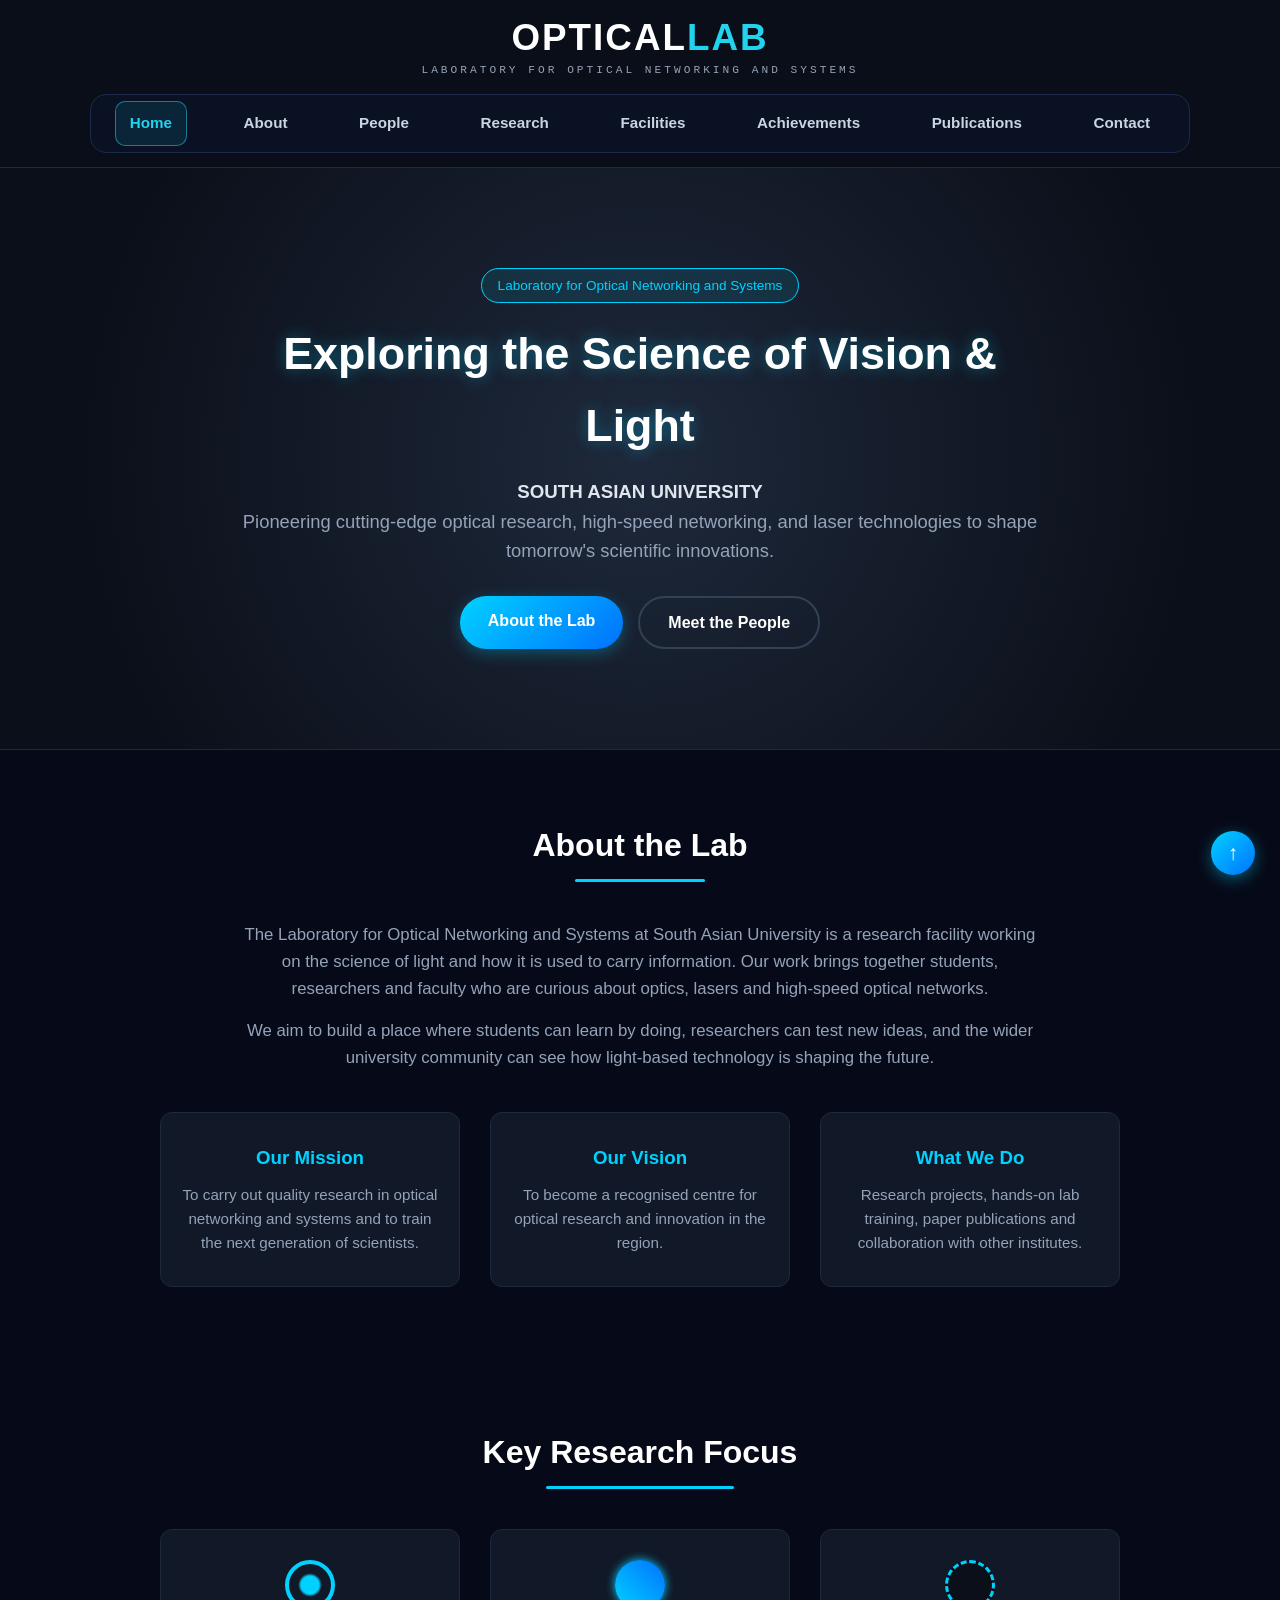
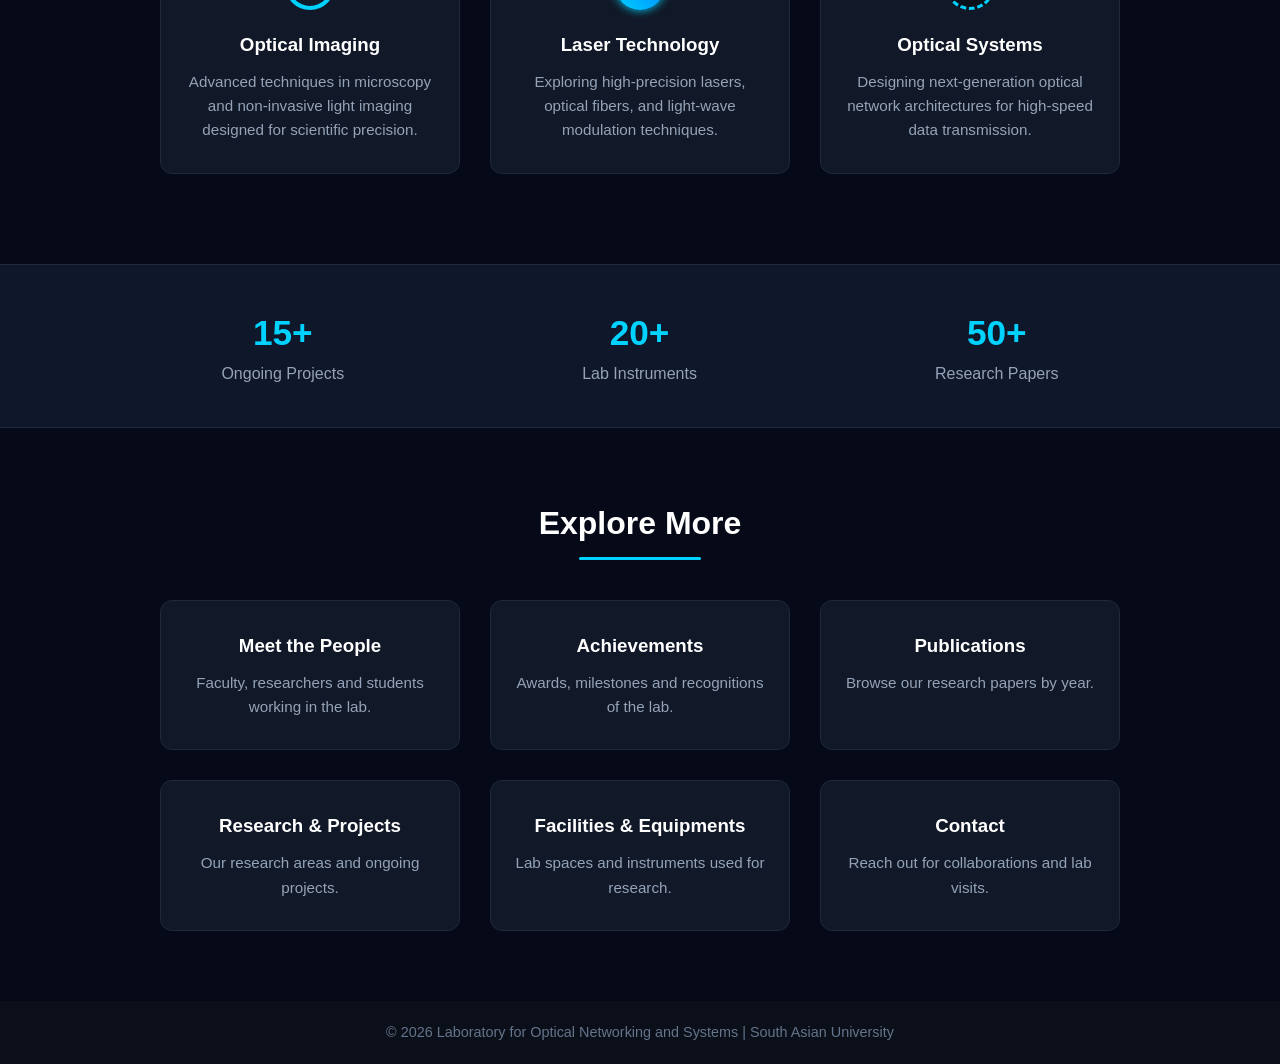
<file: index.html>
<!DOCTYPE html>
<html lang="en">
<head>
    <meta charset="UTF-8">
    <meta name="viewport" content="width=device-width, initial-scale=1.0">
    <title>Laboratory for Optical Networking and Systems</title>
    <link rel="stylesheet" href="css/style.css">
</head>
<body id="top">
    <header class="site-header">
        <a class="brand" href="index.html">
            <span class="brand-name">OPTICAL<span>LAB</span></span>
            <span class="brand-tag">Laboratory for Optical Networking and Systems</span>
        </a>
        <input type="checkbox" id="menuToggle" class="menu-toggle">
        <label for="menuToggle" class="menu-btn" aria-label="Open menu">&#9776; Menu</label>
        <nav class="pill-nav">
            <ul class="nav-links">
                    <li><a href="index.html" class="active">Home</a></li>
                    <li><a href="index.html#about">About</a></li>
                    <li><a href="pages/team.html">People</a></li>
                    <li><a href="pages/research.html">Research</a></li>
                    <li><a href="pages/facilities.html">Facilities</a></li>
                    <li><a href="pages/achievements.html">Achievements</a></li>
                    <li><a href="pages/publications.html">Publications</a></li>
                    <li><a href="pages/contact.html">Contact</a></li>
            </ul>
        </nav>
    </header>

    <section class="hero">
        <div class="hero-content">
            <span class="badge">Laboratory for Optical Networking and Systems</span>
            <h1>Exploring the Science of Vision & Light</h1>
            <h3> SOUTH ASIAN UNIVERSITY </h3>
            <p>Pioneering cutting-edge optical research, high-speed networking, and laser technologies to shape tomorrow's scientific innovations.</p>
            <div class="hero-btns">
                <a href="#about" class="btn primary-btn">About the Lab</a>
                <a href="pages/team.html" class="btn secondary-btn">Meet the People</a>
            </div>
        </div>
    </section>

    <!-- FEATURE 1: About the Lab (merged into the Home page) -->
    <section class="about" id="about">
        <h2 class="section-title">About the Lab</h2>
        <div class="about-text">
            <p>The Laboratory for Optical Networking and Systems at South Asian University is a research facility working on the science of light and how it is used to carry information. Our work brings together students, researchers and faculty who are curious about optics, lasers and high-speed optical networks.</p>
            <p>We aim to build a place where students can learn by doing, researchers can test new ideas, and the wider university community can see how light-based technology is shaping the future.</p>
        </div>
        <div class="card-container">
            <div class="card">
                <h3>Our Mission</h3>
                <p>To carry out quality research in optical networking and systems and to train the next generation of scientists.</p>
            </div>
            <div class="card">
                <h3>Our Vision</h3>
                <p>To become a recognised centre for optical research and innovation in the region.</p>
            </div>
            <div class="card">
                <h3>What We Do</h3>
                <p>Research projects, hands-on lab training, paper publications and collaboration with other institutes.</p>
            </div>
        </div>
    </section>

    <section class="highlights">
        <h2 class="section-title">Key Research Focus</h2>
        <div class="card-container">
            <div class="card">
                <div class="icon-shape optical-icon"></div>
                <h3>Optical Imaging</h3>
                <p>Advanced techniques in microscopy and non-invasive light imaging designed for scientific precision.</p>
            </div>
            <div class="card">
                <div class="icon-shape laser-icon"></div>
                <h3>Laser Technology</h3>
                <p>Exploring high-precision lasers, optical fibers, and light-wave modulation techniques.</p>
            </div>
            <div class="card">
                <div class="icon-shape system-icon"></div>
                <h3>Optical Systems</h3>
                <p>Designing next-generation optical network architectures for high-speed data transmission.</p>
            </div>
        </div>
    </section>

    <section class="stats-banner">
        <div class="stat-item">
            <h3>15+</h3>
            <p>Ongoing Projects</p>
        </div>
        <div class="stat-item">
            <h3>20+</h3>
            <p>Lab Instruments</p>
        </div>
        <div class="stat-item">
            <h3>50+</h3>
            <p>Research Papers</p>
        </div>
    </section>

    <section class="explore">
        <h2 class="section-title">Explore More</h2>
        <div class="card-container">
            <a href="pages/team.html" class="card link-card">
                <h3>Meet the People</h3>
                <p>Faculty, researchers and students working in the lab.</p>
            </a>
            <a href="pages/achievements.html" class="card link-card">
                <h3>Achievements</h3>
                <p>Awards, milestones and recognitions of the lab.</p>
            </a>
            <a href="pages/publications.html" class="card link-card">
                <h3>Publications</h3>
                <p>Browse our research papers by year.</p>
            </a>
            <a href="pages/research.html" class="card link-card">
                <h3>Research &amp; Projects</h3>
                <p>Our research areas and ongoing projects.</p>
            </a>
            <a href="pages/facilities.html" class="card link-card">
                <h3>Facilities &amp; Equipments</h3>
                <p>Lab spaces and instruments used for research.</p>
            </a>
            <a href="pages/contact.html" class="card link-card">
                <h3>Contact</h3>
                <p>Reach out for collaborations and lab visits.</p>
            </a>
        </div>
    </section>

    <footer>
        <p>&copy; 2026 Laboratory for Optical Networking and Systems | South Asian University</p>
    </footer>
    <a href="#top" class="top-btn" title="Back to top">&uarr;</a>
    <script src="js/main.js" defer></script>
</body>
</html>
</file>
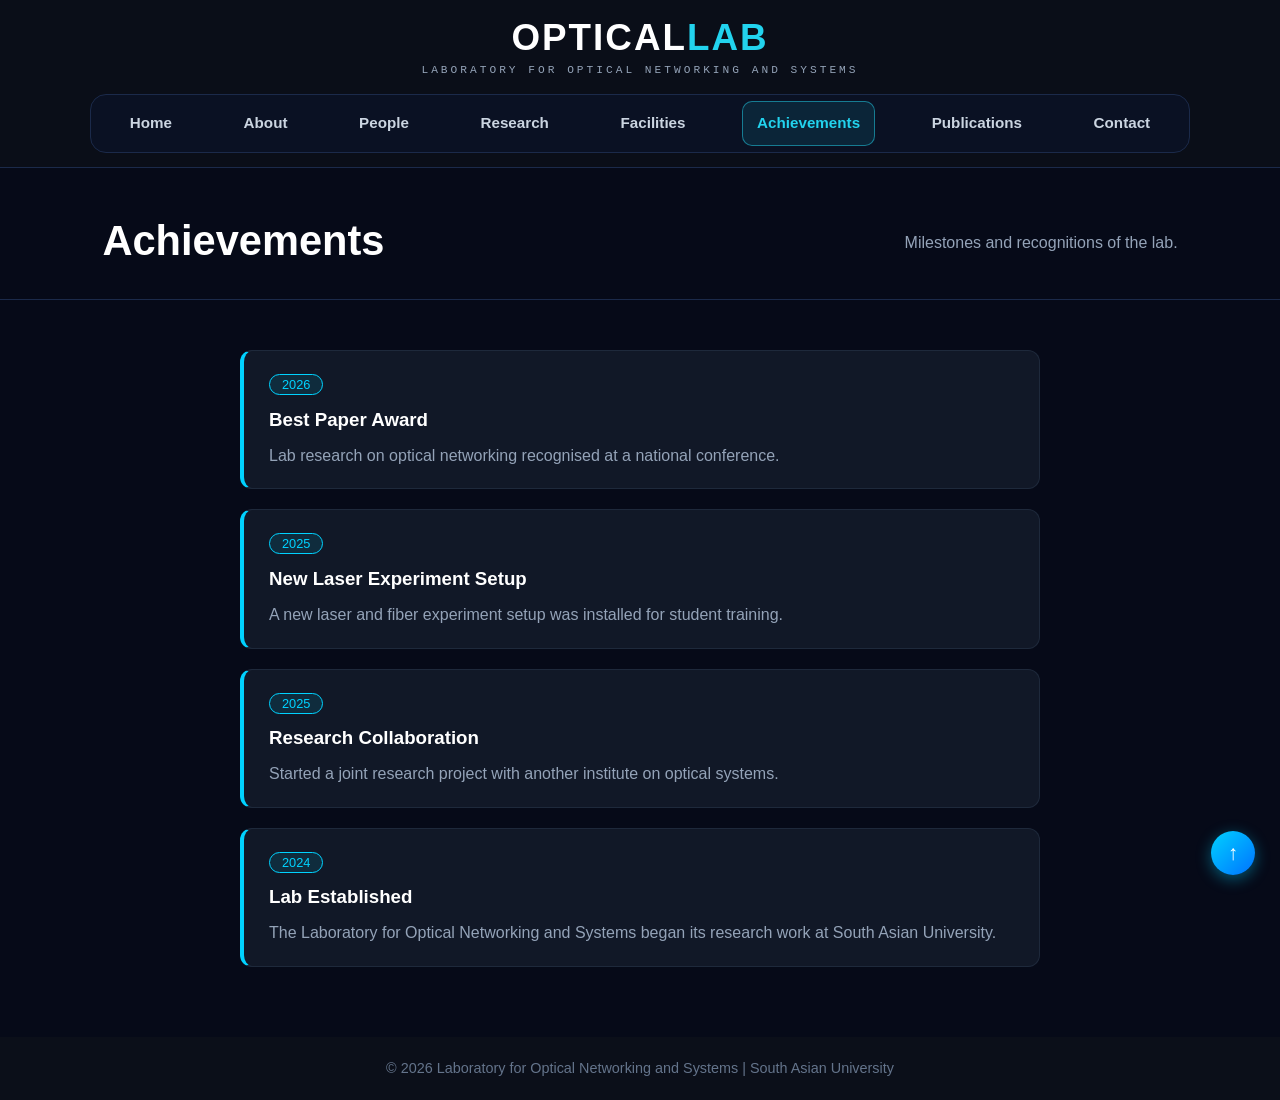
<file: pages/achievements.html>
<!DOCTYPE html>
<html lang="en">
<head>
    <meta charset="UTF-8">
    <meta name="viewport" content="width=device-width, initial-scale=1.0">
    <title>Achievements | Laboratory for Optical Networking and Systems</title>
    <link rel="stylesheet" href="../css/style.css">
</head>
<body id="top">
    <header class="site-header">
        <a class="brand" href="../index.html">
            <span class="brand-name">OPTICAL<span>LAB</span></span>
            <span class="brand-tag">Laboratory for Optical Networking and Systems</span>
        </a>
        <input type="checkbox" id="menuToggle" class="menu-toggle">
        <label for="menuToggle" class="menu-btn" aria-label="Open menu">&#9776; Menu</label>
        <nav class="pill-nav">
            <ul class="nav-links">
                    <li><a href="../index.html">Home</a></li>
                    <li><a href="../index.html#about">About</a></li>
                    <li><a href="team.html">People</a></li>
                    <li><a href="research.html">Research</a></li>
                    <li><a href="facilities.html">Facilities</a></li>
                    <li><a href="achievements.html" class="active">Achievements</a></li>
                    <li><a href="publications.html">Publications</a></li>
                    <li><a href="contact.html">Contact</a></li>
            </ul>
        </nav>
    </header>

    <section class="page-header">
        <h1>Achievements</h1>
        <p>Milestones and recognitions of the lab.</p>
    </section>

    <section class="content">
        <!-- NOTE: entries below are sample text. Replace them with real achievements. -->
        <div class="timeline">
            <div class="timeline-item">
                <span class="year-tag">2026</span>
                <h3>Best Paper Award</h3>
                <p>Lab research on optical networking recognised at a national conference.</p>
            </div>
            <div class="timeline-item">
                <span class="year-tag">2025</span>
                <h3>New Laser Experiment Setup</h3>
                <p>A new laser and fiber experiment setup was installed for student training.</p>
            </div>
            <div class="timeline-item">
                <span class="year-tag">2025</span>
                <h3>Research Collaboration</h3>
                <p>Started a joint research project with another institute on optical systems.</p>
            </div>
            <div class="timeline-item">
                <span class="year-tag">2024</span>
                <h3>Lab Established</h3>
                <p>The Laboratory for Optical Networking and Systems began its research work at South Asian University.</p>
            </div>
        </div>
    </section>

    <footer>
        <p>&copy; 2026 Laboratory for Optical Networking and Systems | South Asian University</p>
    </footer>
    <a href="#top" class="top-btn" title="Back to top">&uarr;</a>
    <script src="../js/main.js" defer></script>
</body>
</html>
</file>
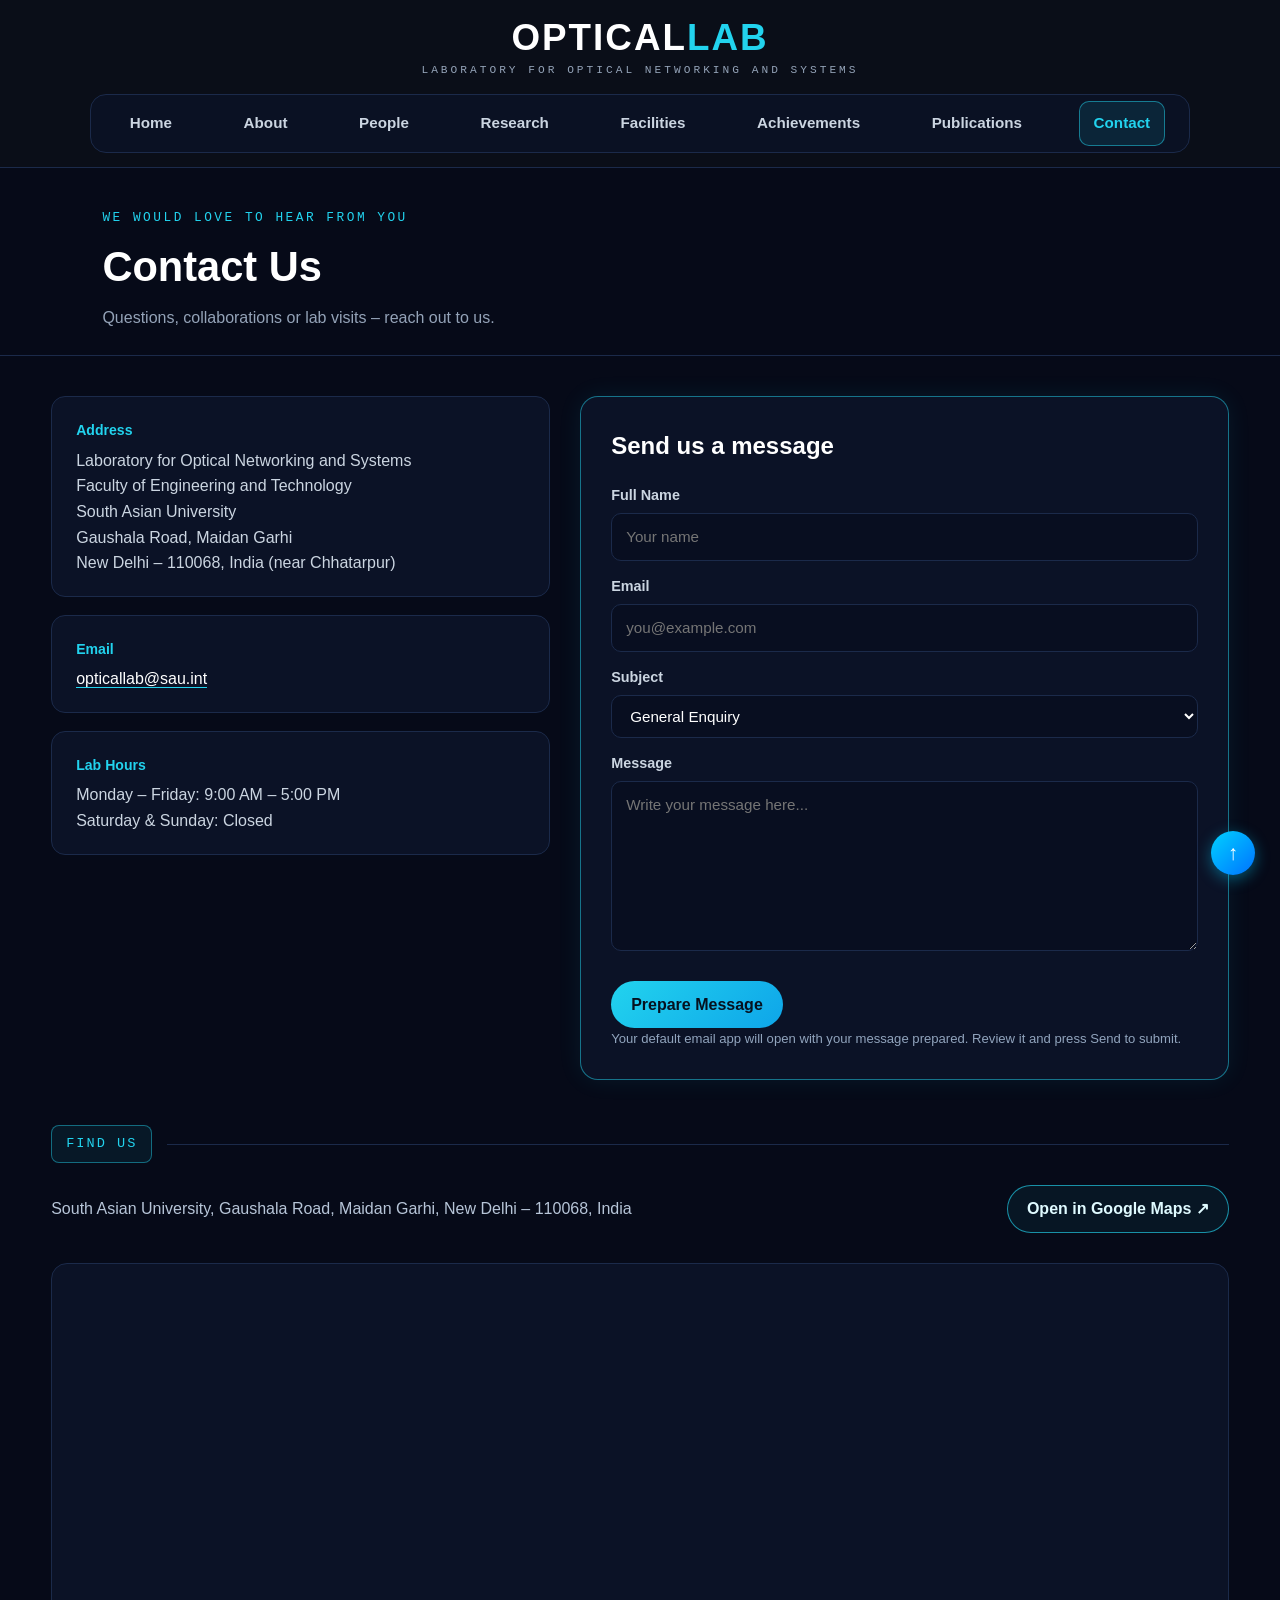
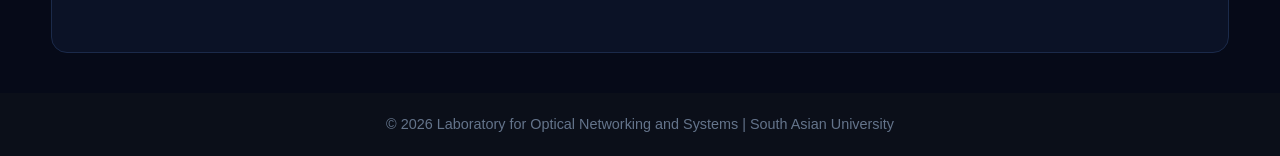
<file: pages/contact.html>
<!DOCTYPE html>
<html lang="en">
<head>
    <meta charset="UTF-8">
    <meta name="viewport" content="width=device-width, initial-scale=1.0">
    <title>Contact | Laboratory for Optical Networking and Systems</title>
    <link rel="stylesheet" href="../css/style.css">
</head>
<body id="top">
    <header class="site-header">
        <a class="brand" href="../index.html">
            <span class="brand-name">OPTICAL<span>LAB</span></span>
            <span class="brand-tag">Laboratory for Optical Networking and Systems</span>
        </a>
        <input type="checkbox" id="menuToggle" class="menu-toggle">
        <label for="menuToggle" class="menu-btn" aria-label="Open menu">&#9776; Menu</label>
        <nav class="pill-nav">
            <ul class="nav-links">
                    <li><a href="../index.html">Home</a></li>
                    <li><a href="../index.html#about">About</a></li>
                    <li><a href="team.html">People</a></li>
                    <li><a href="research.html">Research</a></li>
                    <li><a href="facilities.html">Facilities</a></li>
                    <li><a href="achievements.html">Achievements</a></li>
                    <li><a href="publications.html">Publications</a></li>
                    <li><a href="contact.html" class="active">Contact</a></li>
            </ul>
        </nav>
    </header>

    <section class="page-header">
        <div class="page-header-text">
            <span class="eyebrow">We would love to hear from you</span>
            <h1>Contact Us</h1>
            <p>Questions, collaborations or lab visits &ndash; reach out to us.</p>
        </div>
    </section>

    <main class="content contact-page">
        <!-- NOTE: address, email and phone below are sample text. Replace with real details. -->
        <div class="contact-grid">
            <div class="contact-info">
                <div class="info-card">
                    <span class="person-role">Address</span>
                    <p>Laboratory for Optical Networking and Systems<br>
                    Faculty of Engineering and Technology<br>
                    South Asian University<br>
                    Gaushala Road, Maidan Garhi<br>
                    New Delhi – 110068, India (near Chhatarpur)</p>
                </div>
                <div class="info-card">
                    <span class="person-role">Email</span>
                    <p><a href="mailto:opticallab@sau.int">opticallab@sau.int</a></p>
                </div>
                <div class="info-card">
                    <span class="person-role">Lab Hours</span>
                    <p>Monday &ndash; Friday: 9:00 AM &ndash; 5:00 PM<br>Saturday &amp; Sunday: Closed</p>
                </div>
            </div>

            <form class="contact-form" data-mail-form data-subject-prefix="Optical Lab — Website Enquiry">
                <h2>Send us a message</h2>
                <label for="name">Full Name</label>
                <input type="text" id="name" name="name" placeholder="Your name" required>

                <label for="email">Email</label>
                <input type="email" id="email" name="email" placeholder="you@example.com" required>

                <label for="subject">Subject</label>
                <select id="subject" name="subject">
                    <option>General Enquiry</option>
                    <option>Research Collaboration</option>
                    <option>Lab Visit</option>
                    <option>Student Internship / Project</option>
                </select>

                <label for="message">Message</label>
                <textarea id="message" name="message" rows="6" placeholder="Write your message here..." required></textarea>

                <button type="submit" class="solid-btn">Prepare Message</button>
                <p class="form-note">Your default email app will open with your message prepared. Review it and press Send to submit.</p>
                <div class="form-status" role="status" aria-live="polite"></div>
            </form>
        </div>

        <div class="section-tag"><span>Find Us</span></div>
        <div class="map-actions">
            <p class="address-line">South Asian University, Gaushala Road, Maidan Garhi, New Delhi – 110068, India</p>
            <a class="outline-btn" href="https://www.google.com/maps/place/South+Asian+University+-+Gate+2/@28.4839913,77.1967044,17z/" target="_blank" rel="noopener noreferrer">Open in Google Maps ↗</a>
        </div>
        <iframe class="map-frame"
            title="Map showing South Asian University Gate 2"
            src="https://maps.google.com/maps?q=South%20Asian%20University%20Gate%202%2C%20Maidan%20Garhi%2C%20New%20Delhi&t=&z=15&ie=UTF8&iwloc=&output=embed"
            loading="lazy" referrerpolicy="no-referrer-when-downgrade"
            allowfullscreen></iframe>
    </main>

    <footer>
        <p>&copy; 2026 Laboratory for Optical Networking and Systems | South Asian University</p>
    </footer>
    <a href="#top" class="top-btn" title="Back to top">&uarr;</a>
    <script src="../js/main.js" defer></script>
</body>
</html>
</file>
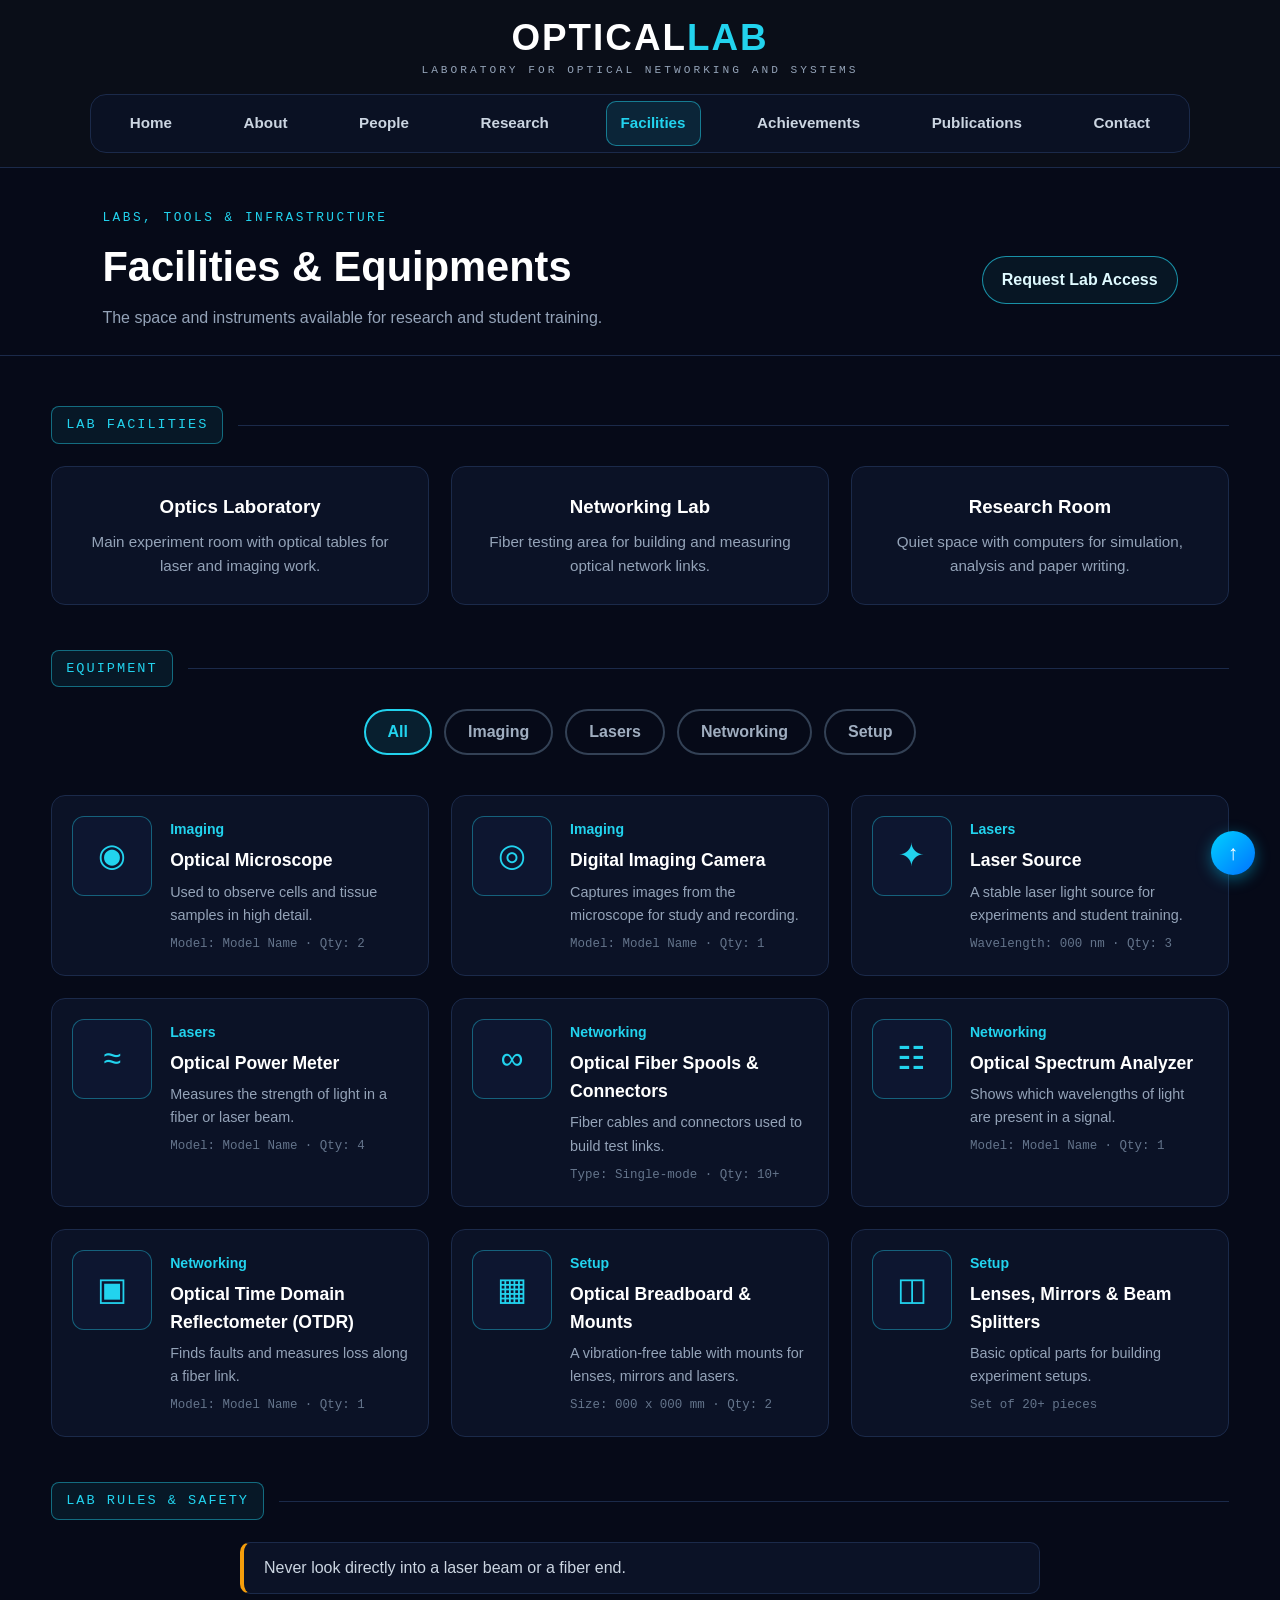
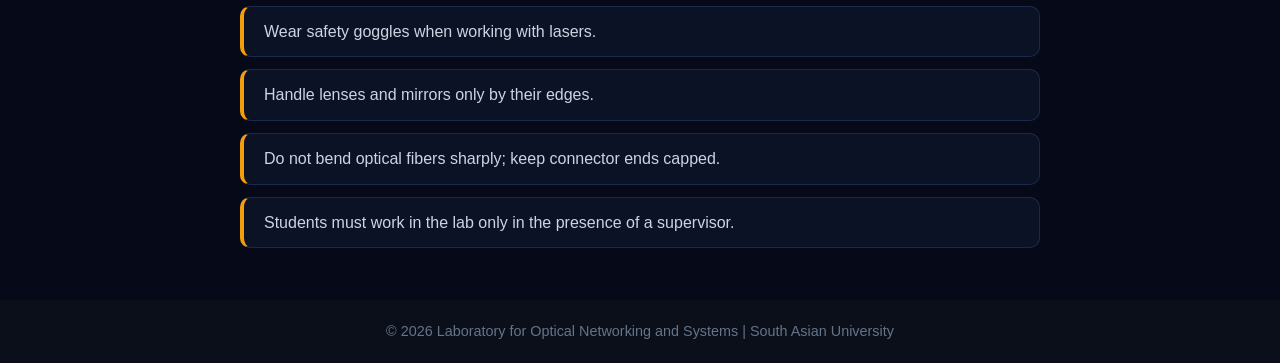
<file: pages/facilities.html>
<!DOCTYPE html>
<html lang="en">
<head>
    <meta charset="UTF-8">
    <meta name="viewport" content="width=device-width, initial-scale=1.0">
    <title>Facilities | Laboratory for Optical Networking and Systems</title>
    <link rel="stylesheet" href="../css/style.css">
</head>
<body id="top">
    <header class="site-header">
        <a class="brand" href="../index.html">
            <span class="brand-name">OPTICAL<span>LAB</span></span>
            <span class="brand-tag">Laboratory for Optical Networking and Systems</span>
        </a>
        <input type="checkbox" id="menuToggle" class="menu-toggle">
        <label for="menuToggle" class="menu-btn" aria-label="Open menu">&#9776; Menu</label>
        <nav class="pill-nav">
            <ul class="nav-links">
                    <li><a href="../index.html">Home</a></li>
                    <li><a href="../index.html#about">About</a></li>
                    <li><a href="team.html">People</a></li>
                    <li><a href="research.html">Research</a></li>
                    <li><a href="facilities.html" class="active">Facilities</a></li>
                    <li><a href="achievements.html">Achievements</a></li>
                    <li><a href="publications.html">Publications</a></li>
                    <li><a href="contact.html">Contact</a></li>
            </ul>
        </nav>
    </header>

    <section class="page-header">
        <div class="page-header-text">
            <span class="eyebrow">Labs, tools &amp; infrastructure</span>
            <h1>Facilities &amp; Equipments</h1>
            <p>The space and instruments available for research and student training.</p>
        </div>
        <a href="contact.html" class="outline-btn">Request Lab Access</a>
    </section>

    <main class="content facilities-page">
        <!-- NOTE: equipment names, models and quantities are sample text. Replace with the real lab inventory. -->
        <input type="radio" name="equip" id="e-all" class="filter-radio" checked>
        <input type="radio" name="equip" id="e-imaging" class="filter-radio">
        <input type="radio" name="equip" id="e-lasers" class="filter-radio">
        <input type="radio" name="equip" id="e-networking" class="filter-radio">
        <input type="radio" name="equip" id="e-setup" class="filter-radio">

        <div class="section-tag"><span>Lab Facilities</span></div>
        <div class="area-grid">
            <div class="area-card">
                <h3>Optics Laboratory</h3>
                <p>Main experiment room with optical tables for laser and imaging work.</p>
            </div>
            <div class="area-card">
                <h3>Networking Lab</h3>
                <p>Fiber testing area for building and measuring optical network links.</p>
            </div>
            <div class="area-card">
                <h3>Research Room</h3>
                <p>Quiet space with computers for simulation, analysis and paper writing.</p>
            </div>
        </div>

        <div class="section-tag"><span>Equipment</span></div>
        <div class="filter-bar">
            <label for="e-all" class="filter-btn">All</label>
            <label for="e-imaging" class="filter-btn">Imaging</label>
            <label for="e-lasers" class="filter-btn">Lasers</label>
            <label for="e-networking" class="filter-btn">Networking</label>
            <label for="e-setup" class="filter-btn">Setup</label>
        </div>

        <div class="equip-grid">
            <article class="equip-card imaging">
                <div class="equip-img"><div class="equip-icon">&#9673;</div></div>
                <div class="equip-info">
                    <span class="person-role">Imaging</span>
                    <h3>Optical Microscope</h3>
                    <p>Used to observe cells and tissue samples in high detail.</p>
                    <p class="spec">Model: Model Name &middot; Qty: 2</p>
                </div>
            </article>
            <article class="equip-card imaging">
                <div class="equip-img"><div class="equip-icon">&#9678;</div></div>
                <div class="equip-info">
                    <span class="person-role">Imaging</span>
                    <h3>Digital Imaging Camera</h3>
                    <p>Captures images from the microscope for study and recording.</p>
                    <p class="spec">Model: Model Name &middot; Qty: 1</p>
                </div>
            </article>
            <article class="equip-card lasers">
                <div class="equip-img"><div class="equip-icon">&#10022;</div></div>
                <div class="equip-info">
                    <span class="person-role">Lasers</span>
                    <h3>Laser Source</h3>
                    <p>A stable laser light source for experiments and student training.</p>
                    <p class="spec">Wavelength: 000 nm &middot; Qty: 3</p>
                </div>
            </article>
            <article class="equip-card lasers">
                <div class="equip-img"><div class="equip-icon">&#8776;</div></div>
                <div class="equip-info">
                    <span class="person-role">Lasers</span>
                    <h3>Optical Power Meter</h3>
                    <p>Measures the strength of light in a fiber or laser beam.</p>
                    <p class="spec">Model: Model Name &middot; Qty: 4</p>
                </div>
            </article>
            <article class="equip-card networking">
                <div class="equip-img"><div class="equip-icon">&#8734;</div></div>
                <div class="equip-info">
                    <span class="person-role">Networking</span>
                    <h3>Optical Fiber Spools &amp; Connectors</h3>
                    <p>Fiber cables and connectors used to build test links.</p>
                    <p class="spec">Type: Single-mode &middot; Qty: 10+</p>
                </div>
            </article>
            <article class="equip-card networking">
                <div class="equip-img"><div class="equip-icon">&#9783;</div></div>
                <div class="equip-info">
                    <span class="person-role">Networking</span>
                    <h3>Optical Spectrum Analyzer</h3>
                    <p>Shows which wavelengths of light are present in a signal.</p>
                    <p class="spec">Model: Model Name &middot; Qty: 1</p>
                </div>
            </article>
            <article class="equip-card networking">
                <div class="equip-img"><div class="equip-icon">&#9635;</div></div>
                <div class="equip-info">
                    <span class="person-role">Networking</span>
                    <h3>Optical Time Domain Reflectometer (OTDR)</h3>
                    <p>Finds faults and measures loss along a fiber link.</p>
                    <p class="spec">Model: Model Name &middot; Qty: 1</p>
                </div>
            </article>
            <article class="equip-card setup">
                <div class="equip-img"><div class="equip-icon">&#9638;</div></div>
                <div class="equip-info">
                    <span class="person-role">Setup</span>
                    <h3>Optical Breadboard &amp; Mounts</h3>
                    <p>A vibration-free table with mounts for lenses, mirrors and lasers.</p>
                    <p class="spec">Size: 000 x 000 mm &middot; Qty: 2</p>
                </div>
            </article>
            <article class="equip-card setup">
                <div class="equip-img"><div class="equip-icon">&#9707;</div></div>
                <div class="equip-info">
                    <span class="person-role">Setup</span>
                    <h3>Lenses, Mirrors &amp; Beam Splitters</h3>
                    <p>Basic optical parts for building experiment setups.</p>
                    <p class="spec">Set of 20+ pieces</p>
                </div>
            </article>
        </div>

        <div class="section-tag"><span>Lab Rules &amp; Safety</span></div>
        <ul class="safety-list">
            <li>Never look directly into a laser beam or a fiber end.</li>
            <li>Wear safety goggles when working with lasers.</li>
            <li>Handle lenses and mirrors only by their edges.</li>
            <li>Do not bend optical fibers sharply; keep connector ends capped.</li>
            <li>Students must work in the lab only in the presence of a supervisor.</li>
        </ul>
    </main>

    <footer>
        <p>&copy; 2026 Laboratory for Optical Networking and Systems | South Asian University</p>
    </footer>
    <a href="#top" class="top-btn" title="Back to top">&uarr;</a>
    <script src="../js/main.js" defer></script>
</body>
</html>
</file>
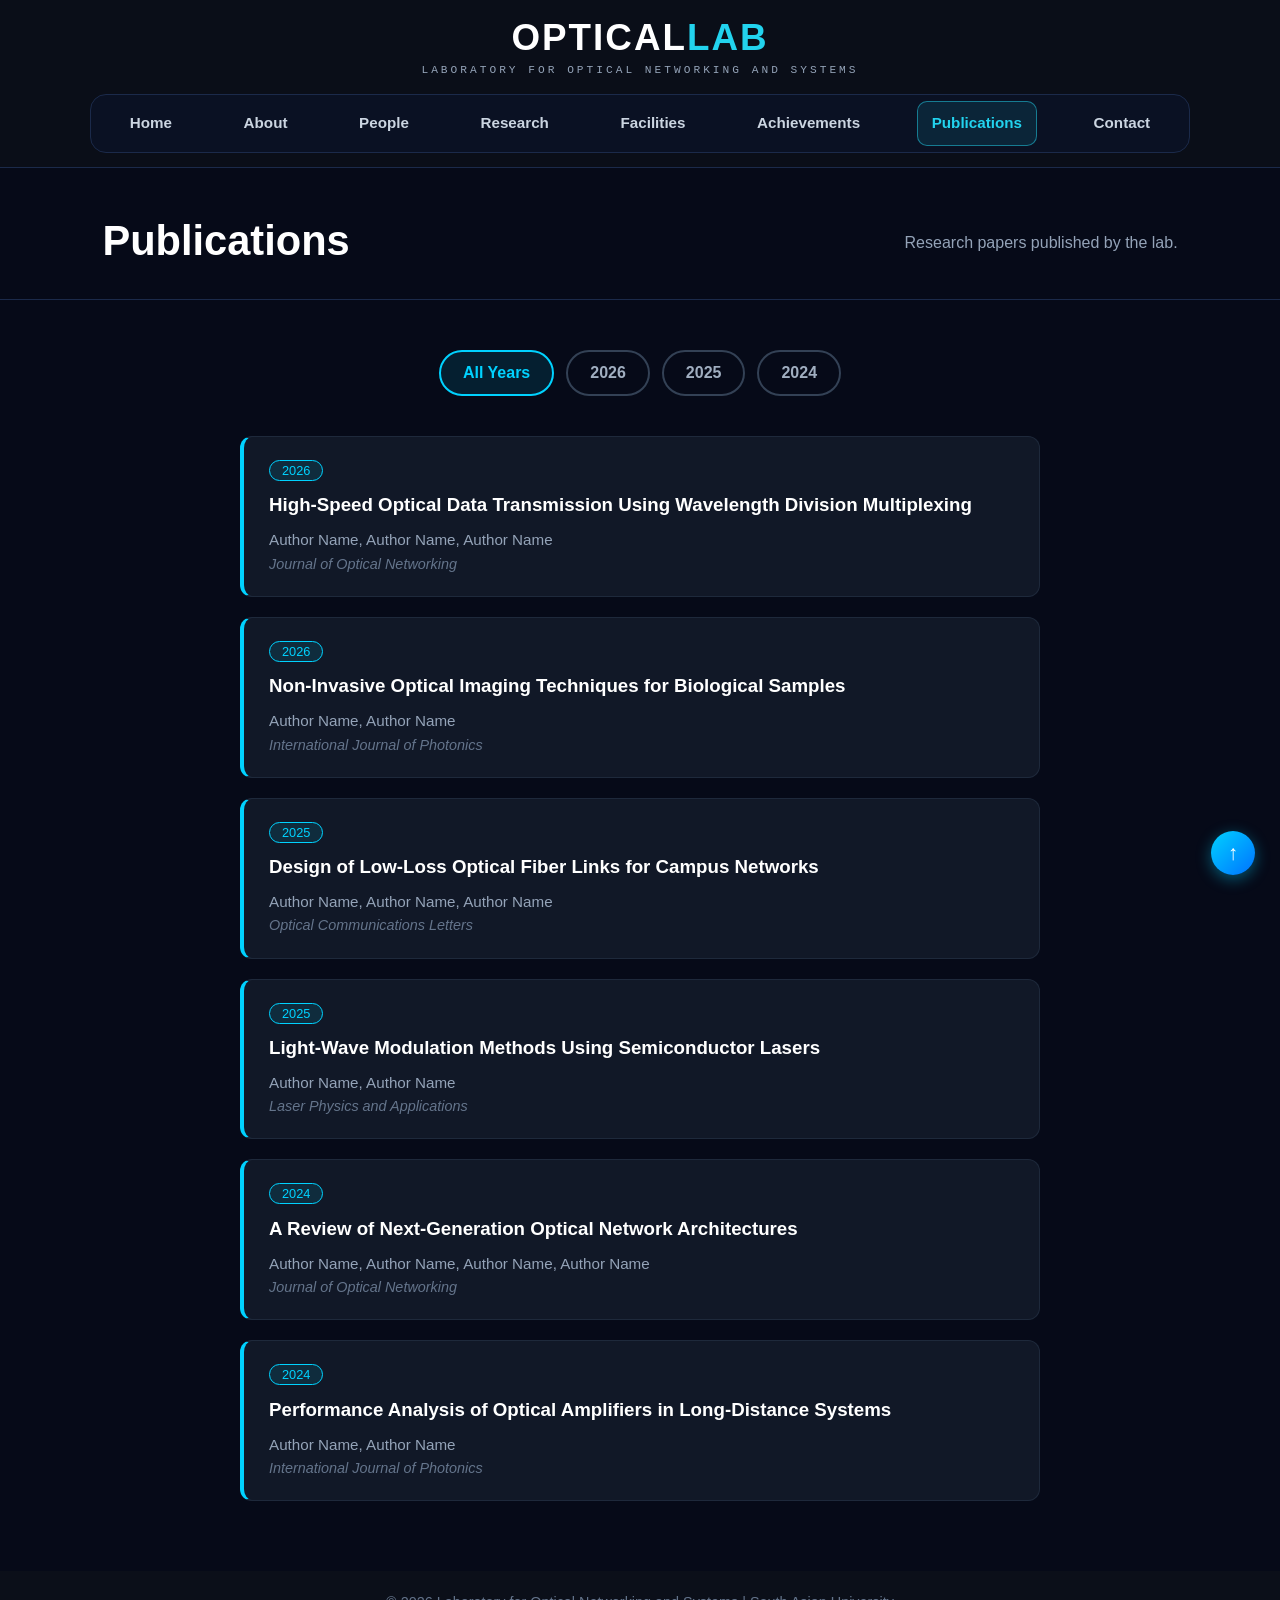
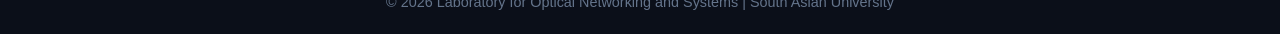
<file: pages/publications.html>
<!DOCTYPE html>
<html lang="en">
<head>
    <meta charset="UTF-8">
    <meta name="viewport" content="width=device-width, initial-scale=1.0">
    <title>Publications | Laboratory for Optical Networking and Systems</title>
    <link rel="stylesheet" href="../css/style.css">
</head>
<body id="top">
    <header class="site-header">
        <a class="brand" href="../index.html">
            <span class="brand-name">OPTICAL<span>LAB</span></span>
            <span class="brand-tag">Laboratory for Optical Networking and Systems</span>
        </a>
        <input type="checkbox" id="menuToggle" class="menu-toggle">
        <label for="menuToggle" class="menu-btn" aria-label="Open menu">&#9776; Menu</label>
        <nav class="pill-nav">
            <ul class="nav-links">
                    <li><a href="../index.html">Home</a></li>
                    <li><a href="../index.html#about">About</a></li>
                    <li><a href="team.html">People</a></li>
                    <li><a href="research.html">Research</a></li>
                    <li><a href="facilities.html">Facilities</a></li>
                    <li><a href="achievements.html">Achievements</a></li>
                    <li><a href="publications.html" class="active">Publications</a></li>
                    <li><a href="contact.html">Contact</a></li>
            </ul>
        </nav>
    </header>

    <section class="page-header">
        <h1>Publications</h1>
        <p>Research papers published by the lab.</p>
    </section>

    <!-- FEATURE 3: Publications page with a year filter (pure CSS) -->
    <section class="content">
        <!-- the radio buttons must come BEFORE the buttons and the list -->
        <input type="radio" name="year" id="p-all" class="filter-radio" checked>
        <input type="radio" name="year" id="p-2026" class="filter-radio">
        <input type="radio" name="year" id="p-2025" class="filter-radio">
        <input type="radio" name="year" id="p-2024" class="filter-radio">

        <div class="filter-bar">
            <label for="p-all" class="filter-btn">All Years</label>
            <label for="p-2026" class="filter-btn">2026</label>
            <label for="p-2025" class="filter-btn">2025</label>
            <label for="p-2024" class="filter-btn">2024</label>
        </div>

        <!-- NOTE: papers below are sample entries. Replace them with real publications. -->
        <div class="pub-list">
            <div class="pub y2026">
                <span class="year-tag">2026</span>
                <h3>High-Speed Optical Data Transmission Using Wavelength Division Multiplexing</h3>
                <p class="authors">Author Name, Author Name, Author Name</p>
                <p class="journal">Journal of Optical Networking</p>
            </div>
            <div class="pub y2026">
                <span class="year-tag">2026</span>
                <h3>Non-Invasive Optical Imaging Techniques for Biological Samples</h3>
                <p class="authors">Author Name, Author Name</p>
                <p class="journal">International Journal of Photonics</p>
            </div>
            <div class="pub y2025">
                <span class="year-tag">2025</span>
                <h3>Design of Low-Loss Optical Fiber Links for Campus Networks</h3>
                <p class="authors">Author Name, Author Name, Author Name</p>
                <p class="journal">Optical Communications Letters</p>
            </div>
            <div class="pub y2025">
                <span class="year-tag">2025</span>
                <h3>Light-Wave Modulation Methods Using Semiconductor Lasers</h3>
                <p class="authors">Author Name, Author Name</p>
                <p class="journal">Laser Physics and Applications</p>
            </div>
            <div class="pub y2024">
                <span class="year-tag">2024</span>
                <h3>A Review of Next-Generation Optical Network Architectures</h3>
                <p class="authors">Author Name, Author Name, Author Name, Author Name</p>
                <p class="journal">Journal of Optical Networking</p>
            </div>
            <div class="pub y2024">
                <span class="year-tag">2024</span>
                <h3>Performance Analysis of Optical Amplifiers in Long-Distance Systems</h3>
                <p class="authors">Author Name, Author Name</p>
                <p class="journal">International Journal of Photonics</p>
            </div>
        </div>
    </section>

    <footer>
        <p>&copy; 2026 Laboratory for Optical Networking and Systems | South Asian University</p>
    </footer>
    <a href="#top" class="top-btn" title="Back to top">&uarr;</a>
    <script src="../js/main.js" defer></script>
</body>
</html>
</file>
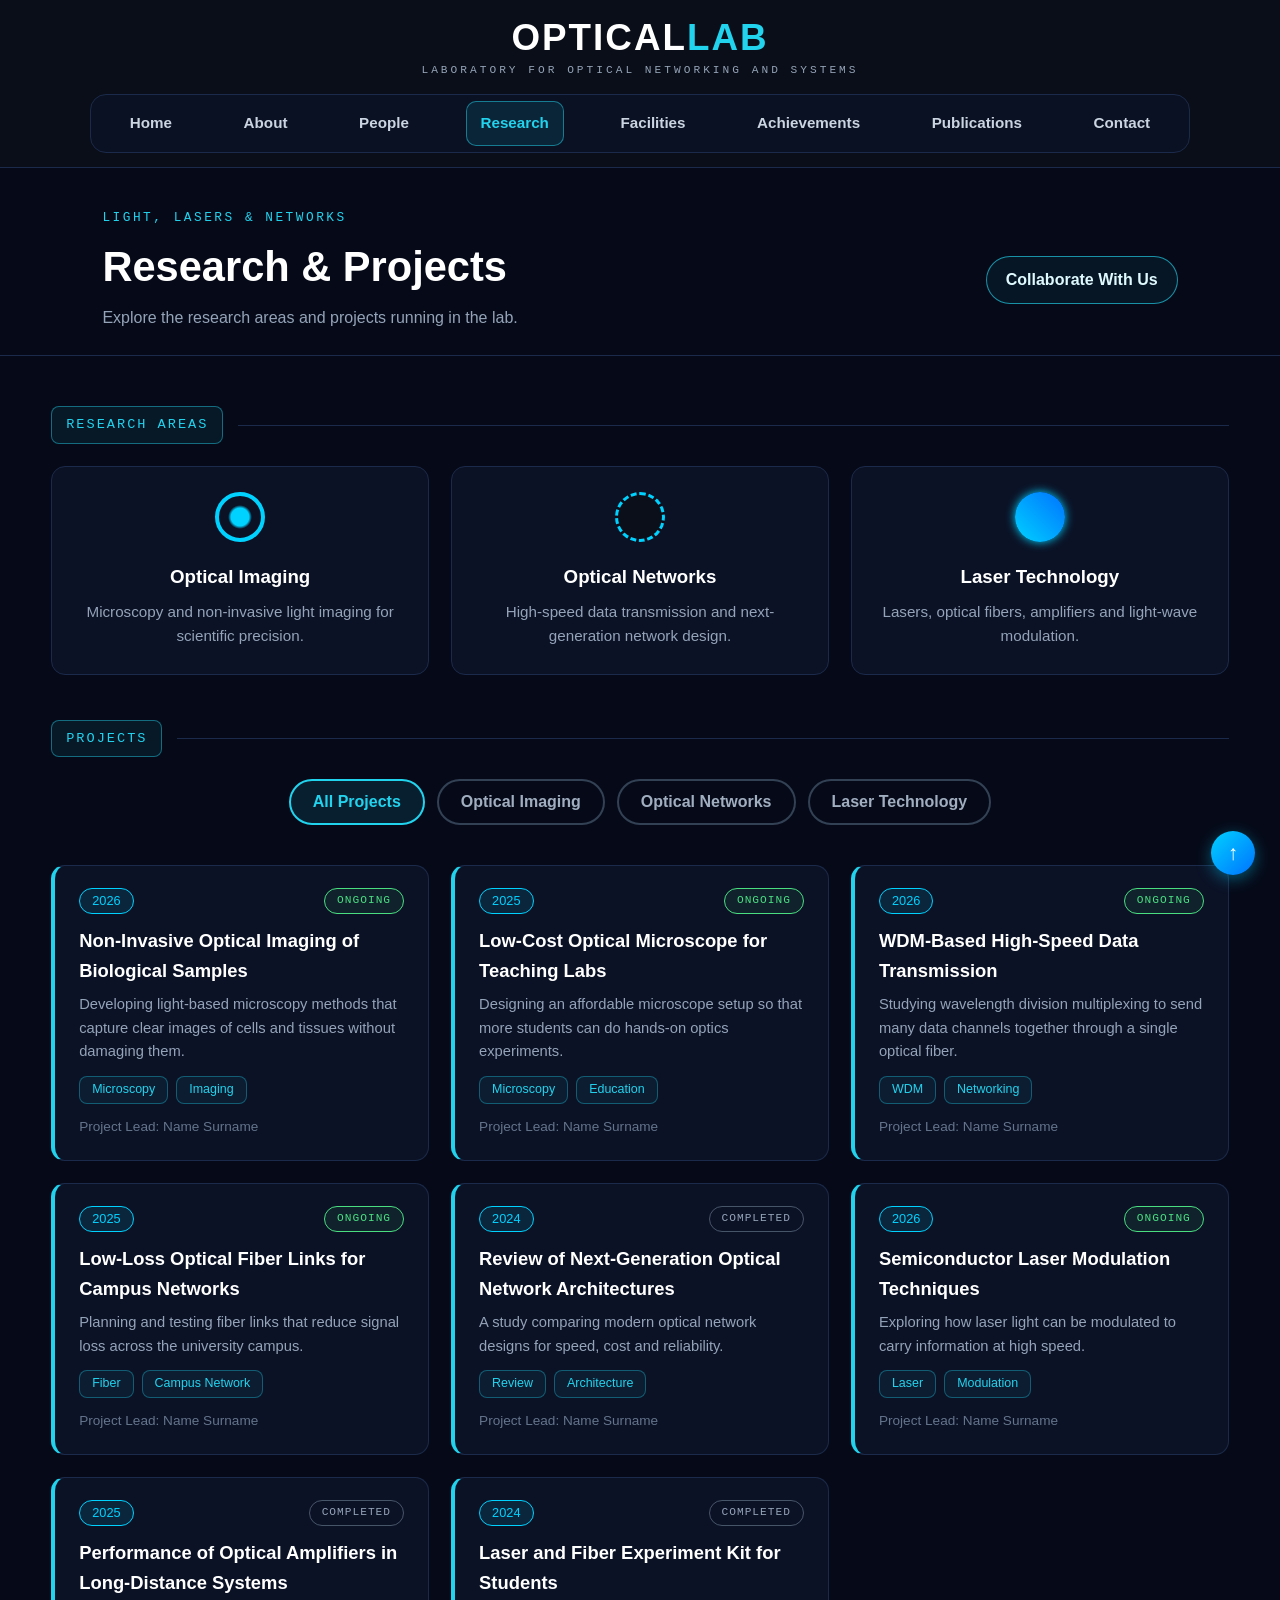
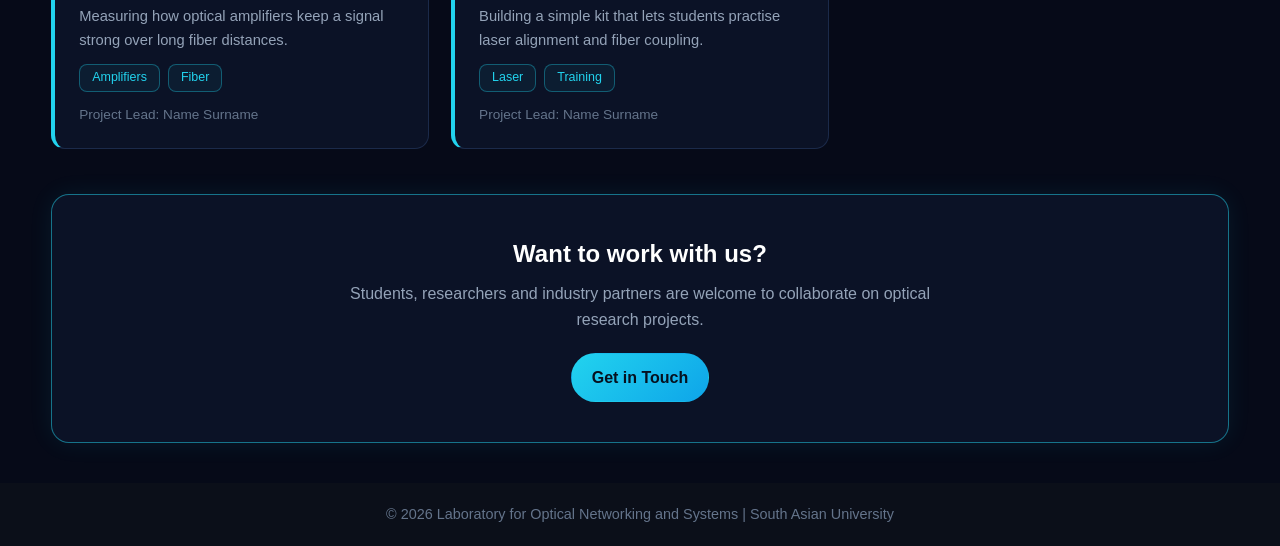
<file: pages/research.html>
<!DOCTYPE html>
<html lang="en">
<head>
    <meta charset="UTF-8">
    <meta name="viewport" content="width=device-width, initial-scale=1.0">
    <title>Research | Laboratory for Optical Networking and Systems</title>
    <link rel="stylesheet" href="../css/style.css">
</head>
<body id="top">
    <header class="site-header">
        <a class="brand" href="../index.html">
            <span class="brand-name">OPTICAL<span>LAB</span></span>
            <span class="brand-tag">Laboratory for Optical Networking and Systems</span>
        </a>
        <input type="checkbox" id="menuToggle" class="menu-toggle">
        <label for="menuToggle" class="menu-btn" aria-label="Open menu">&#9776; Menu</label>
        <nav class="pill-nav">
            <ul class="nav-links">
                    <li><a href="../index.html">Home</a></li>
                    <li><a href="../index.html#about">About</a></li>
                    <li><a href="team.html">People</a></li>
                    <li><a href="research.html" class="active">Research</a></li>
                    <li><a href="facilities.html">Facilities</a></li>
                    <li><a href="achievements.html">Achievements</a></li>
                    <li><a href="publications.html">Publications</a></li>
                    <li><a href="contact.html">Contact</a></li>
            </ul>
        </nav>
    </header>

    <section class="page-header">
        <div class="page-header-text">
            <span class="eyebrow">Light, lasers &amp; networks</span>
            <h1>Research &amp; Projects</h1>
            <p>Explore the research areas and projects running in the lab.</p>
        </div>
        <a href="contact.html" class="outline-btn">Collaborate With Us</a>
    </section>

    <main class="content research-page">
        <!-- NOTE: project titles and descriptions are sample text. Replace with real projects. -->
        <!-- radio buttons come BEFORE the buttons and the grid (pure CSS filter) -->
        <input type="radio" name="area" id="r-all" class="filter-radio" checked>
        <input type="radio" name="area" id="r-imaging" class="filter-radio">
        <input type="radio" name="area" id="r-networks" class="filter-radio">
        <input type="radio" name="area" id="r-lasers" class="filter-radio">

        <div class="section-tag"><span>Research Areas</span></div>
        <div class="area-grid">
            <div class="area-card">
                <div class="icon-shape optical-icon"></div>
                <h3>Optical Imaging</h3>
                <p>Microscopy and non-invasive light imaging for scientific precision.</p>
            </div>
            <div class="area-card">
                <div class="icon-shape system-icon"></div>
                <h3>Optical Networks</h3>
                <p>High-speed data transmission and next-generation network design.</p>
            </div>
            <div class="area-card">
                <div class="icon-shape laser-icon"></div>
                <h3>Laser Technology</h3>
                <p>Lasers, optical fibers, amplifiers and light-wave modulation.</p>
            </div>
        </div>

        <div class="section-tag"><span>Projects</span></div>
        <div class="filter-bar">
            <label for="r-all" class="filter-btn">All Projects</label>
            <label for="r-imaging" class="filter-btn">Optical Imaging</label>
            <label for="r-networks" class="filter-btn">Optical Networks</label>
            <label for="r-lasers" class="filter-btn">Laser Technology</label>
        </div>

        <div class="project-grid">
            <article class="project-card imaging">
                <div class="project-top"><span class="year-tag">2026</span><span class="status-tag ongoing">Ongoing</span></div>
                <h3>Non-Invasive Optical Imaging of Biological Samples</h3>
                <p>Developing light-based microscopy methods that capture clear images of cells and tissues without damaging them.</p>
                <div class="tag-row"><span>Microscopy</span><span>Imaging</span></div>
                <p class="lead-line">Project Lead: Name Surname</p>
            </article>
            <article class="project-card imaging">
                <div class="project-top"><span class="year-tag">2025</span><span class="status-tag ongoing">Ongoing</span></div>
                <h3>Low-Cost Optical Microscope for Teaching Labs</h3>
                <p>Designing an affordable microscope setup so that more students can do hands-on optics experiments.</p>
                <div class="tag-row"><span>Microscopy</span><span>Education</span></div>
                <p class="lead-line">Project Lead: Name Surname</p>
            </article>
            <article class="project-card networks">
                <div class="project-top"><span class="year-tag">2026</span><span class="status-tag ongoing">Ongoing</span></div>
                <h3>WDM-Based High-Speed Data Transmission</h3>
                <p>Studying wavelength division multiplexing to send many data channels together through a single optical fiber.</p>
                <div class="tag-row"><span>WDM</span><span>Networking</span></div>
                <p class="lead-line">Project Lead: Name Surname</p>
            </article>
            <article class="project-card networks">
                <div class="project-top"><span class="year-tag">2025</span><span class="status-tag ongoing">Ongoing</span></div>
                <h3>Low-Loss Optical Fiber Links for Campus Networks</h3>
                <p>Planning and testing fiber links that reduce signal loss across the university campus.</p>
                <div class="tag-row"><span>Fiber</span><span>Campus Network</span></div>
                <p class="lead-line">Project Lead: Name Surname</p>
            </article>
            <article class="project-card networks">
                <div class="project-top"><span class="year-tag">2024</span><span class="status-tag completed">Completed</span></div>
                <h3>Review of Next-Generation Optical Network Architectures</h3>
                <p>A study comparing modern optical network designs for speed, cost and reliability.</p>
                <div class="tag-row"><span>Review</span><span>Architecture</span></div>
                <p class="lead-line">Project Lead: Name Surname</p>
            </article>
            <article class="project-card lasers">
                <div class="project-top"><span class="year-tag">2026</span><span class="status-tag ongoing">Ongoing</span></div>
                <h3>Semiconductor Laser Modulation Techniques</h3>
                <p>Exploring how laser light can be modulated to carry information at high speed.</p>
                <div class="tag-row"><span>Laser</span><span>Modulation</span></div>
                <p class="lead-line">Project Lead: Name Surname</p>
            </article>
            <article class="project-card lasers">
                <div class="project-top"><span class="year-tag">2025</span><span class="status-tag completed">Completed</span></div>
                <h3>Performance of Optical Amplifiers in Long-Distance Systems</h3>
                <p>Measuring how optical amplifiers keep a signal strong over long fiber distances.</p>
                <div class="tag-row"><span>Amplifiers</span><span>Fiber</span></div>
                <p class="lead-line">Project Lead: Name Surname</p>
            </article>
            <article class="project-card lasers">
                <div class="project-top"><span class="year-tag">2024</span><span class="status-tag completed">Completed</span></div>
                <h3>Laser and Fiber Experiment Kit for Students</h3>
                <p>Building a simple kit that lets students practise laser alignment and fiber coupling.</p>
                <div class="tag-row"><span>Laser</span><span>Training</span></div>
                <p class="lead-line">Project Lead: Name Surname</p>
            </article>
        </div>

        <div class="cta-box">
            <h2>Want to work with us?</h2>
            <p>Students, researchers and industry partners are welcome to collaborate on optical research projects.</p>
            <a href="contact.html" class="solid-btn">Get in Touch</a>
        </div>
    </main>

    <footer>
        <p>&copy; 2026 Laboratory for Optical Networking and Systems | South Asian University</p>
    </footer>
    <a href="#top" class="top-btn" title="Back to top">&uarr;</a>
    <script src="../js/main.js" defer></script>
</body>
</html>
</file>
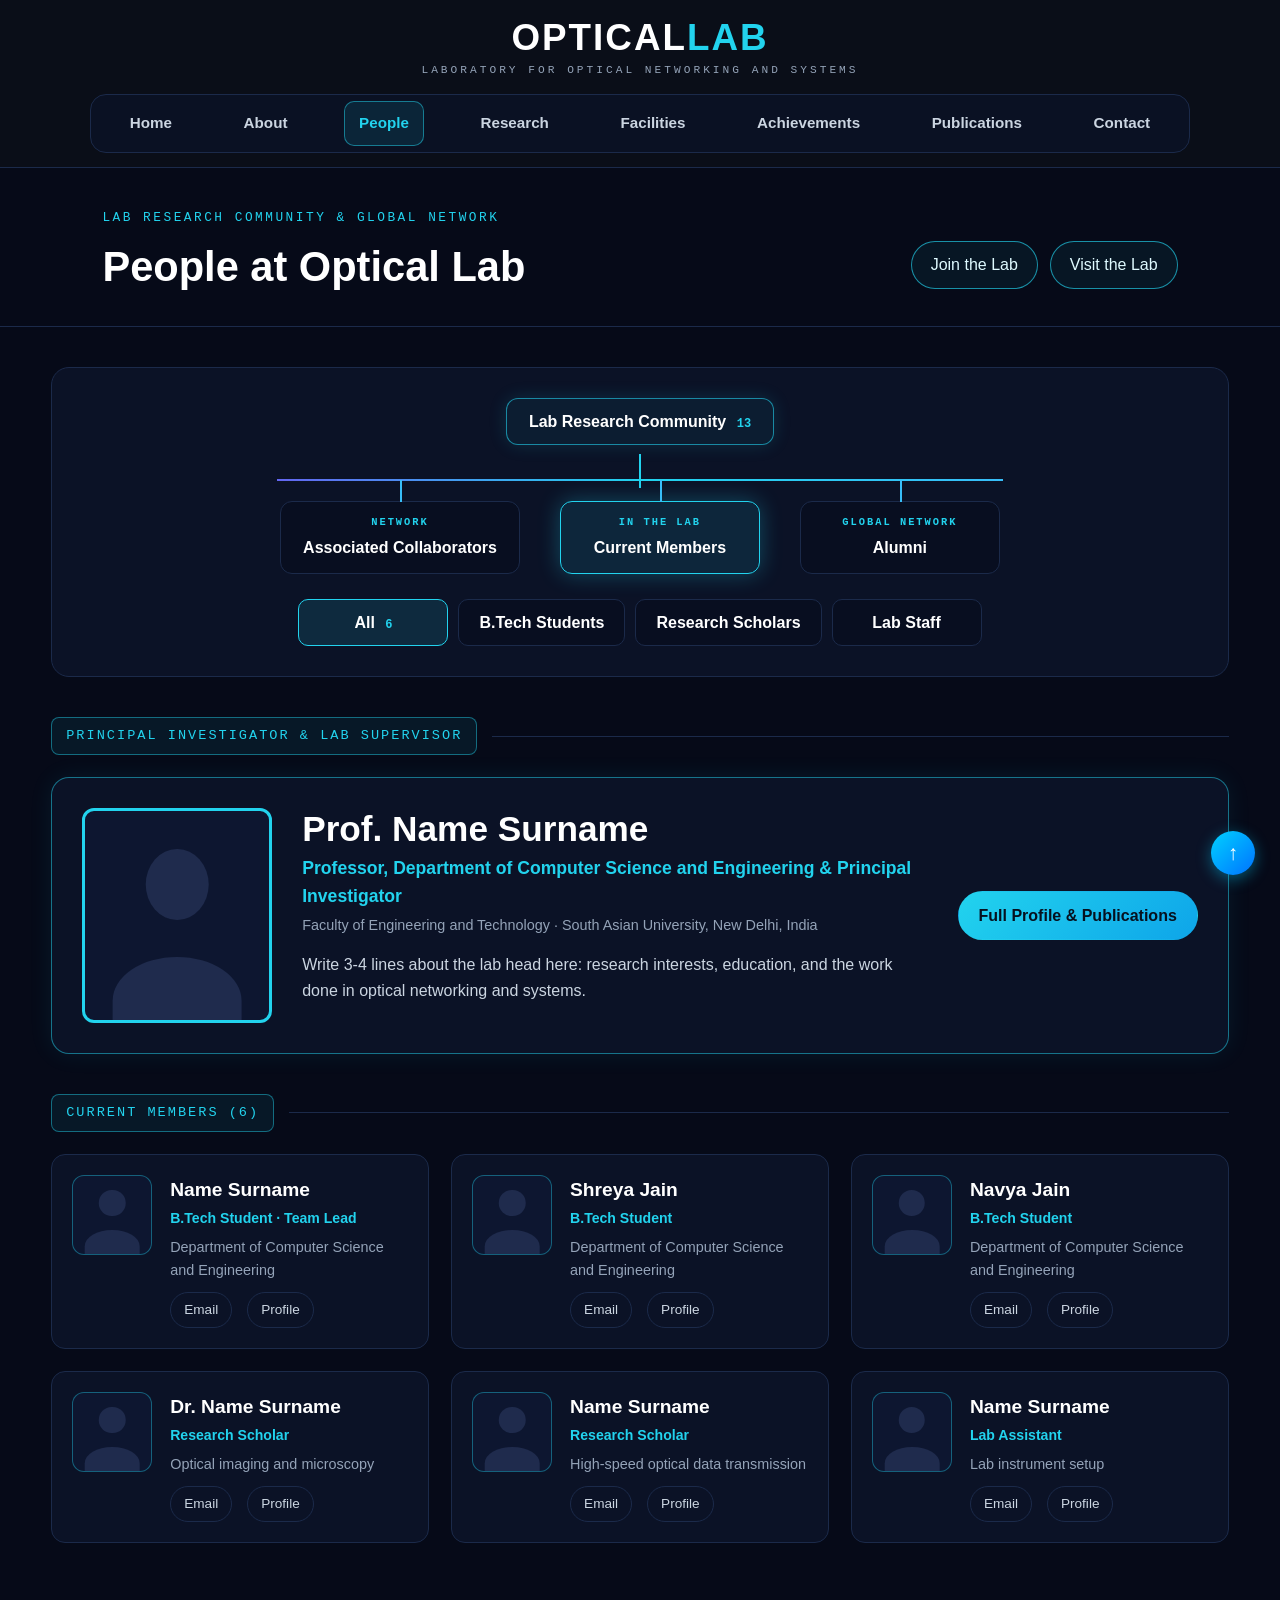
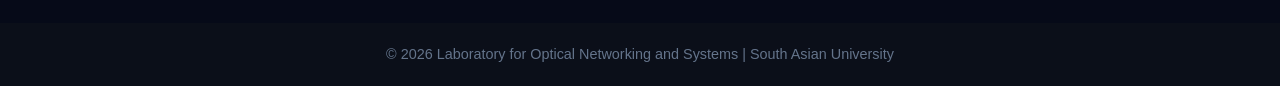
<file: pages/team.html>
<!DOCTYPE html>
<html lang="en">
<head>
    <meta charset="UTF-8">
    <meta name="viewport" content="width=device-width, initial-scale=1.0">
    <title>People | Laboratory for Optical Networking and Systems</title>
    <link rel="stylesheet" href="../css/style.css">
</head>
<body id="top">
    <header class="site-header">
        <a class="brand" href="../index.html">
            <span class="brand-name">OPTICAL<span>LAB</span></span>
            <span class="brand-tag">Laboratory for Optical Networking and Systems</span>
        </a>
        <input type="checkbox" id="menuToggle" class="menu-toggle">
        <label for="menuToggle" class="menu-btn" aria-label="Open menu">&#9776; Menu</label>
        <nav class="pill-nav">
            <ul class="nav-links">
                    <li><a href="../index.html">Home</a></li>
                    <li><a href="../index.html#about">About</a></li>
                    <li><a href="team.html" class="active">People</a></li>
                    <li><a href="research.html">Research</a></li>
                    <li><a href="facilities.html">Facilities</a></li>
                    <li><a href="achievements.html">Achievements</a></li>
                    <li><a href="publications.html">Publications</a></li>
                    <li><a href="contact.html">Contact</a></li>
            </ul>
        </nav>
    </header>

        <section class="page-header">
        <div class="page-header-text">
            <span class="eyebrow">Lab research community &amp; global network</span>
            <h1>People at Optical Lab</h1>
        </div>
        <div class="hero-actions">
            <button type="button" class="outline-btn" data-open-dialog="join-dialog">Join the Lab</button>
            <button type="button" class="outline-btn" data-open-dialog="visit-dialog">Visit the Lab</button>
        </div>
    </section>

    <main class="content people-page">
        <!-- NOTE: names marked "Name Surname" are placeholders. Replace with real lab members. -->
        <!-- radio buttons first, so CSS can show/hide the panels below (no JavaScript) -->
        <input type="radio" name="grp" id="g-members" class="filter-radio" checked>
        <input type="radio" name="grp" id="g-collab" class="filter-radio">
        <input type="radio" name="grp" id="g-alumni" class="filter-radio">
        <input type="radio" name="sub" id="c-all" class="filter-radio" checked>
        <input type="radio" name="sub" id="c-prof" class="filter-radio">
        <input type="radio" name="sub" id="c-scholar" class="filter-radio">
        <input type="radio" name="sub" id="c-industry" class="filter-radio">
        <input type="radio" name="msub" id="m-all" class="filter-radio" checked>
        <input type="radio" name="msub" id="m-btech" class="filter-radio">
        <input type="radio" name="msub" id="m-scholar" class="filter-radio">
        <input type="radio" name="msub" id="m-staff" class="filter-radio">
        <input type="radio" name="asub" id="a-all" class="filter-radio" checked>
        <input type="radio" name="asub" id="a-scholar" class="filter-radio">
        <input type="radio" name="asub" id="a-btech" class="filter-radio">

        <div class="tree-box">
            <div class="tree-root">Lab Research Community <span class="count">13</span></div>
            <div class="tree-nodes">
                <label for="g-collab" class="tree-node"><small>Network</small>Associated Collaborators</label>
                <label for="g-members" class="tree-node"><small>In the lab</small>Current Members</label>
                <label for="g-alumni" class="tree-node"><small>Global network</small>Alumni</label>
            </div>
            <div class="sub-bar sub-collab">
                <label for="c-all" class="sub-btn">All <span class="count">5</span></label>
                <label for="c-prof" class="sub-btn">Professors</label>
                <label for="c-scholar" class="sub-btn">Scholars</label>
                <label for="c-industry" class="sub-btn">Industry</label>
            </div>
            <div class="sub-bar sub-members">
                <label for="m-all" class="sub-btn">All <span class="count">6</span></label>
                <label for="m-btech" class="sub-btn">B.Tech Students</label>
                <label for="m-scholar" class="sub-btn">Research Scholars</label>
                <label for="m-staff" class="sub-btn">Lab Staff</label>
            </div>
            <div class="sub-bar sub-alumni">
                <label for="a-all" class="sub-btn">All <span class="count">2</span></label>
                <label for="a-scholar" class="sub-btn">Research Scholars</label>
                <label for="a-btech" class="sub-btn">B.Tech Graduates</label>
            </div>
        </div>

        <!-- Current members -->
        <div class="panel panel-members">
            <div class="section-tag pi-only"><span>Principal Investigator &amp; Lab Supervisor</span></div>
            <article class="pi-card pi-only">
                <div class="avatar-box big"><div class="silhouette"></div></div>
                <div class="pi-info">
                    <h2>Prof. Name Surname</h2>
                    <span class="pi-role">Professor, Department of Computer Science and Engineering &amp; Principal Investigator</span>
                    <span class="pi-dept">Faculty of Engineering and Technology &middot; South Asian University, New Delhi, India</span>
                    <p>Write 3-4 lines about the lab head here: research interests, education, and the work done in optical networking and systems.</p>
                </div>
                <button type="button" class="solid-btn" data-profile="principal-investigator">Full Profile &amp; Publications</button>
            </article>
            <div class="section-tag"><span>Current Members (6)</span></div>
            <div class="people-grid">
                <article class="person-card btech">
                    <div class="avatar-box"><div class="silhouette"></div></div>
                    <div class="person-info">
                        <h3>Name Surname</h3>
                        <span class="person-role">B.Tech Student &middot; Team Lead</span>
                        <p>Department of Computer Science and Engineering</p>
                        <div class="person-links">
                            <button type="button" data-email-contact>Email</button>
                            <button type="button" data-profile="member">Profile</button>
                        </div>
                    </div>
                </article>
                <article class="person-card btech">
                    <div class="avatar-box"><div class="silhouette"></div></div>
                    <div class="person-info">
                        <h3>Shreya Jain</h3>
                        <span class="person-role">B.Tech Student</span>
                        <p>Department of Computer Science and Engineering</p>
                        <div class="person-links">
                            <button type="button" data-email-contact>Email</button>
                            <button type="button" data-profile="member">Profile</button>
                        </div>
                    </div>
                </article>
                <article class="person-card btech">
                    <div class="avatar-box"><div class="silhouette"></div></div>
                    <div class="person-info">
                        <h3>Navya Jain</h3>
                        <span class="person-role">B.Tech Student</span>
                        <p>Department of Computer Science and Engineering</p>
                        <div class="person-links">
                            <button type="button" data-email-contact>Email</button>
                            <button type="button" data-profile="member">Profile</button>
                        </div>
                    </div>
                </article>
                <article class="person-card scholar">
                    <div class="avatar-box"><div class="silhouette"></div></div>
                    <div class="person-info">
                        <h3>Dr. Name Surname</h3>
                        <span class="person-role">Research Scholar</span>
                        <p>Optical imaging and microscopy</p>
                        <div class="person-links">
                            <button type="button" data-email-contact>Email</button>
                            <button type="button" data-profile="member">Profile</button>
                        </div>
                    </div>
                </article>
                <article class="person-card scholar">
                    <div class="avatar-box"><div class="silhouette"></div></div>
                    <div class="person-info">
                        <h3>Name Surname</h3>
                        <span class="person-role">Research Scholar</span>
                        <p>High-speed optical data transmission</p>
                        <div class="person-links">
                            <button type="button" data-email-contact>Email</button>
                            <button type="button" data-profile="member">Profile</button>
                        </div>
                    </div>
                </article>
                <article class="person-card staff">
                    <div class="avatar-box"><div class="silhouette"></div></div>
                    <div class="person-info">
                        <h3>Name Surname</h3>
                        <span class="person-role">Lab Assistant</span>
                        <p>Lab instrument setup</p>
                        <div class="person-links">
                            <button type="button" data-email-contact>Email</button>
                            <button type="button" data-profile="member">Profile</button>
                        </div>
                    </div>
                </article>
            </div>
        </div>

        <!-- Associated collaborators -->
        <div class="panel panel-collab">
            <div class="section-tag"><span>Associated Collaborators (5)</span></div>
            <div class="people-grid">
                <article class="person-card prof">
                    <div class="avatar-box"><div class="silhouette"></div></div>
                    <div class="person-info">
                        <h3>Dr. Name Surname</h3>
                        <span class="person-role">Associate Professor &amp; Faculty Collaborator</span>
                        <p>Partner university</p>
                        <div class="person-links">
                            <button type="button" data-email-contact>Email</button>
                            <button type="button" data-profile="member">Profile</button>
                        </div>
                    </div>
                </article>
                <article class="person-card prof">
                    <div class="avatar-box"><div class="silhouette"></div></div>
                    <div class="person-info">
                        <h3>Prof. Name Surname</h3>
                        <span class="person-role">Professor Emeritus &amp; Research Collaborator</span>
                        <p>Partner university</p>
                        <div class="person-links">
                            <button type="button" data-email-contact>Email</button>
                            <button type="button" data-profile="member">Profile</button>
                        </div>
                    </div>
                </article>
                <article class="person-card scholar">
                    <div class="avatar-box"><div class="silhouette"></div></div>
                    <div class="person-info">
                        <h3>Dr. Name Surname</h3>
                        <span class="person-role">Postdoctoral Scholar</span>
                        <p>Photonics research group</p>
                        <div class="person-links">
                            <button type="button" data-email-contact>Email</button>
                            <button type="button" data-profile="member">Profile</button>
                        </div>
                    </div>
                </article>
                <article class="person-card scholar">
                    <div class="avatar-box"><div class="silhouette"></div></div>
                    <div class="person-info">
                        <h3>Name Surname</h3>
                        <span class="person-role">Visiting Scholar</span>
                        <p>Optical networks</p>
                        <div class="person-links">
                            <button type="button" data-email-contact>Email</button>
                            <button type="button" data-profile="member">Profile</button>
                        </div>
                    </div>
                </article>
                <article class="person-card industry">
                    <div class="avatar-box"><div class="silhouette"></div></div>
                    <div class="person-info">
                        <h3>Name Surname</h3>
                        <span class="person-role">Senior Engineer</span>
                        <p>Fiber optics industry</p>
                        <div class="person-links">
                            <button type="button" data-email-contact>Email</button>
                            <button type="button" data-profile="member">Profile</button>
                        </div>
                    </div>
                </article>
            </div>
        </div>

        <!-- Alumni -->
        <div class="panel panel-alumni">
            <div class="section-tag"><span>Alumni (2)</span></div>
            <div class="people-grid">
                <article class="person-card scholar">
                    <div class="avatar-box"><div class="silhouette"></div></div>
                    <div class="person-info">
                        <h3>Name Surname</h3>
                        <span class="person-role">Alumnus &middot; Former Research Scholar</span>
                        <p>Now at a photonics company</p>
                        <div class="person-links">
                            <button type="button" data-email-contact>Email</button>
                            <button type="button" data-profile="member">Profile</button>
                        </div>
                    </div>
                </article>
                <article class="person-card btech">
                    <div class="avatar-box"><div class="silhouette"></div></div>
                    <div class="person-info">
                        <h3>Name Surname</h3>
                        <span class="person-role">Alumnus &middot; B.Tech 2025</span>
                        <p>Now pursuing higher studies</p>
                        <div class="person-links">
                            <button type="button" data-email-contact>Email</button>
                            <button type="button" data-profile="member">Profile</button>
                        </div>
                    </div>
                </article>
            </div>
        </div>

        <!-- Join request dialog -->
        <dialog class="interaction-dialog" id="join-dialog" aria-labelledby="join-title">
            <div class="dialog-head"><h2 id="join-title">Request to Join the Lab</h2><button class="dialog-close" type="button" data-close-dialog aria-label="Close">×</button></div>
            <div class="dialog-body">
                <p>Tell the laboratory team a little about yourself and the opportunity you are interested in.</p>
                <form class="dialog-form" data-mail-form data-subject-prefix="Optical Lab — Joining Request">
                    <div class="field"><label for="join-name">Full name *</label><input id="join-name" name="Name" autocomplete="name" required></div>
                    <div class="field"><label for="join-email">Email address *</label><input id="join-email" name="Email" type="email" autocomplete="email" required></div>
                    <div class="field"><label for="join-affiliation">University / Institution *</label><input id="join-affiliation" name="Institution" required></div>
                    <div class="field"><label for="join-interest">Area of interest *</label><select id="join-interest" name="Area of interest" required><option value="">Select an area</option><option>Optical Imaging</option><option>Optical Networks</option><option>Laser Technology</option><option>Research Internship / Project</option><option>Other</option></select></div>
                    <div class="field full"><label for="join-message">Why would you like to join? *</label><textarea id="join-message" name="Message" required placeholder="Briefly describe your interest..."></textarea></div>
                    <div class="form-actions"><button class="solid-btn" type="submit">Prepare Joining Request</button></div>
                    <p class="form-note">Your email application will open with the request filled in. Review it and press Send to submit. Replace the configured lab email in js/main.js if needed.</p>
                </form>
                <div class="form-status" role="status" aria-live="polite"></div>
            </div>
        </dialog>

        <!-- Visit dialog -->
        <dialog class="interaction-dialog" id="visit-dialog" aria-labelledby="visit-title">
            <div class="dialog-head"><h2 id="visit-title">Plan a Visit</h2><button class="dialog-close" type="button" data-close-dialog aria-label="Close">×</button></div>
            <div class="dialog-body">
                <p><strong>South Asian University</strong></p>
                <p class="address-line">Gaushala Road, Maidan Garhi, New Delhi – 110068, India (near Chhatarpur)</p>
                <p>Please contact the laboratory in advance to arrange access and confirm a suitable visit time.</p>
                <p><a class="solid-btn" href="https://www.google.com/maps/place/South+Asian+University+-+Gate+2/@28.4839913,77.1967044,17z/" target="_blank" rel="noopener noreferrer">Open directions in Google Maps ↗</a></p>
            </div>
        </dialog>

        <!-- Reusable profile / email information dialog -->
        <dialog class="interaction-dialog" id="profile-dialog" aria-labelledby="profile-dialog-title">
            <div class="dialog-head"><h2 id="profile-dialog-title">Profile</h2><button class="dialog-close" type="button" data-close-dialog aria-label="Close">×</button></div>
            <div class="dialog-body" id="profile-dialog-content"></div>
        </dialog>
    </main>

    <footer>
        <p>&copy; 2026 Laboratory for Optical Networking and Systems | South Asian University</p>
    </footer>
    <a href="#top" class="top-btn" title="Back to top">&uarr;</a>
    <script src="../js/main.js" defer></script>
</body>
</html>
</file>
<file: css/style.css>
* {
    margin: 0;
    padding: 0;
    box-sizing: border-box;
    font-family: -apple-system, BlinkMacSystemFont, "Segoe UI", Roboto, Helvetica, Arial, sans-serif;
}

body {
    background-color: #0b0f19; 
    color: #e0e6ed;
    line-height: 1.6;
}

.navbar {
    display: flex;
    justify-content: space-between;
    align-items: center;
    padding: 1.2rem 8%;
    background-color: #111827;
    border-bottom: 2px solid #00d2ff; 
    position: sticky;
    top: 0;
    z-index: 100;
}

.logo {
    font-size: 1.5rem;
    font-weight: 700;
    letter-spacing: 1px;
    color: #ffffff;
}

.logo span {
    color: #00d2ff; 
}

.nav-links {
    display: flex;
    list-style: none;
    gap: 20px;
}

.nav-links a {
    text-decoration: none;
    color: #a0aec0;
    font-weight: 500;
    transition: color 0.3s ease, border-bottom 0.3s ease;
    padding-bottom: 5px;
}

.nav-links a:hover,
.nav-links a.active {
    color: #00d2ff;
    border-bottom: 2px solid #00d2ff;
}

.hero {
    background: radial-gradient(circle at center, #1e293b 0%, #0b0f19 80%);
    text-align: center;
    padding: 100px 20px;
    border-bottom: 1px solid #1e293b;
}

.hero-content {
    max-width: 800px;
    margin: 0 auto;
}

.badge {
    background: rgba(0, 210, 255, 0.1);
    color: #00d2ff;
    padding: 6px 16px;
    border-radius: 20px;
    font-size: 0.85rem;
    border: 1px solid #00d2ff;
    display: inline-block;
    margin-bottom: 15px;
}

.hero h1 {
    font-size: 2.8rem;
    color: #ffffff;
    margin-bottom: 15px;
    text-shadow: 0 0 15px rgba(0, 210, 255, 0.4);
}

.hero p {
    font-size: 1.15rem;
    color: #94a3b8;
    margin-bottom: 30px;
}

.hero-btns {
    display: flex;
    justify-content: center;
    gap: 15px;
}


.btn {
    text-decoration: none;
    padding: 12px 28px;
    border-radius: 30px;
    font-weight: 600;
    transition: all 0.3s ease;
}

.primary-btn {
    background: linear-gradient(135deg, #00d2ff, #0072ff);
    color: #ffffff;
    box-shadow: 0 4px 15px rgba(0, 210, 255, 0.3);
}

.primary-btn:hover {
    transform: translateY(-3px);
    box-shadow: 0 6px 20px rgba(0, 210, 255, 0.6);
}

.secondary-btn {
    background: transparent;
    color: #ffffff;
    border: 2px solid #334155;
}

.secondary-btn:hover {
    border-color: #00d2ff;
    color: #00d2ff;
    transform: translateY(-3px);
}

.highlights {
    padding: 70px 8%;
    text-align: center;
}

.section-title {
    font-size: 2rem;
    color: #ffffff;
    margin-bottom: 40px;
    position: relative;
    display: inline-block;
}

.section-title::after {
    content: '';
    display: block;
    width: 60%;
    height: 3px;
    background: #00d2ff;
    margin: 8px auto 0;
    border-radius: 2px;
}

.card-container {
    display: flex;
    justify-content: center;
    gap: 30px;
    flex-wrap: wrap;
}

.card {
    background-color: #111827;
    border: 1px solid #1e293b;
    border-radius: 12px;
    padding: 30px 20px;
    width: 300px;
    display: flex;
    flex-direction: column;
    align-items: center;
    transition: transform 0.3s ease, border-color 0.3s ease, box-shadow 0.3s ease;
}

.icon-shape {
    width: 50px;
    height: 50px;
    border-radius: 50%;
    margin-bottom: 20px;
}

.optical-icon {
    border: 4px solid #00d2ff;
    background: radial-gradient(circle, #00d2ff 30%, transparent 40%);
}

.laser-icon {
    background: linear-gradient(45deg, #00d2ff, #0072ff);
    box-shadow: 0 0 10px #00d2ff;
}

.system-icon {
    border: 3px dashed #00d2ff;
    background: #0b0f19;
}

.card h3 {
    color: #ffffff;
    margin-bottom: 10px;
}

.card p {
    color: #94a3b8;
    font-size: 0.95rem;
}

.card:hover {
    transform: translateY(-8px);
    border-color: #00d2ff;
    box-shadow: 0 8px 25px rgba(0, 210, 255, 0.25);
}

.stats-banner {
    display: flex;
    justify-content: space-around;
    align-items: center;
    background: #0f172a;
    padding: 40px 8%;
    margin-top: 20px;
    border-top: 1px solid #1e293b;
    border-bottom: 1px solid #1e293b;
    text-align: center;
}

.stat-item h3 {
    font-size: 2.2rem;
    color: #00d2ff;
}

.stat-item p {
    color: #94a3b8;
    font-weight: 500;
}

footer {
    text-align: center;
    padding: 20px;
    background-color: #0b0f19;
    color: #64748b;
    font-size: 0.9rem;
}



/* =====================================================
   NEW STYLES  (About section, Team, Publications,
   Achievements) - everything here is pure CSS, no JS
   ===================================================== */

html {
    scroll-behavior: smooth;
    scroll-padding-top: 80px; /* so the sticky navbar doesn't cover section titles */
}

/* ---------- Mobile menu (checkbox trick, no JS) ---------- */
.menu-toggle {
    display: none; /* the hidden checkbox */
}

.menu-btn {
    display: none; /* shown only on small screens */
    border: 1px solid #334155;
    color: #ffffff;
    font-size: 1.4rem;
    padding: 2px 12px;
    border-radius: 6px;
    cursor: pointer;
}

/* ---------- About section (merged into Home) ---------- */
.about {
    padding: 70px 8%;
    text-align: center;
}

.about-text {
    max-width: 800px;
    margin: 0 auto 40px;
    color: #94a3b8;
    font-size: 1.05rem;
}

.about-text p {
    margin-bottom: 15px;
}

.about .card h3 {
    color: #00d2ff;
}

.card p {
    text-align: center;
}

/* ---------- Explore More cards ---------- */
.explore {
    padding: 70px 8%;
    text-align: center;
}

.link-card {
    text-decoration: none;
}

/* ---------- Header used on the inner pages ---------- */
.page-header {
    text-align: center;
    padding: 60px 20px;
    background: radial-gradient(circle at center, #1e293b 0%, #0b0f19 80%);
    border-bottom: 1px solid #1e293b;
}

.page-header h1 {
    font-size: 2.4rem;
    color: #ffffff;
    text-shadow: 0 0 15px rgba(0, 210, 255, 0.4);
}

.page-header p {
    color: #94a3b8;
    margin-top: 8px;
}

.content {
    padding: 50px 8%;
    min-height: 50vh;
}

/* ---------- Filters (Team + Publications) ----------
   Each filter is a group of hidden radio buttons.
   The labels act as the buttons. When a radio is
   :checked, CSS hides the cards that don't match. */
.filter-radio {
    position: absolute;
    opacity: 0;
    pointer-events: none;
}

/* shows a ring around the buttons when using the keyboard */
.filter-radio:focus-visible ~ .filter-bar {
    outline: 2px solid #00d2ff;
    outline-offset: 8px;
    border-radius: 30px;
}

.filter-bar {
    display: flex;
    justify-content: center;
    flex-wrap: wrap;
    gap: 12px;
    margin-bottom: 40px;
}

.filter-btn {
    background: transparent;
    color: #a0aec0;
    border: 2px solid #334155;
    padding: 8px 22px;
    border-radius: 30px;
    font-weight: 600;
    cursor: pointer;
    transition: all 0.3s ease;
}

.filter-btn:hover {
    border-color: #00d2ff;
    color: #00d2ff;
}

/* highlight the button of the checked radio */
#t-all:checked ~ .filter-bar label[for="t-all"],
#t-faculty:checked ~ .filter-bar label[for="t-faculty"],
#t-researcher:checked ~ .filter-bar label[for="t-researcher"],
#t-student:checked ~ .filter-bar label[for="t-student"],
#p-all:checked ~ .filter-bar label[for="p-all"],
#p-2026:checked ~ .filter-bar label[for="p-2026"],
#p-2025:checked ~ .filter-bar label[for="p-2025"],
#p-2024:checked ~ .filter-bar label[for="p-2024"] {
    border-color: #00d2ff;
    color: #00d2ff;
    background: rgba(0, 210, 255, 0.1);
}

/* Team: hide members that are not in the chosen group */
#t-faculty:checked ~ .card-container .member:not(.faculty),
#t-researcher:checked ~ .card-container .member:not(.researcher),
#t-student:checked ~ .card-container .member:not(.student) {
    display: none;
}

/* Publications: hide papers from other years */
#p-2026:checked ~ .pub-list .pub:not(.y2026),
#p-2025:checked ~ .pub-list .pub:not(.y2025),
#p-2024:checked ~ .pub-list .pub:not(.y2024) {
    display: none;
}

/* ---------- Team cards ---------- */
.avatar {
    width: 80px;
    height: 80px;
    border-radius: 50%;
    background: linear-gradient(135deg, #00d2ff, #0072ff);
    color: #ffffff;
    font-size: 1.5rem;
    font-weight: 700;
    display: flex;
    justify-content: center;
    align-items: center;
    margin-bottom: 15px;
}

.role-tag {
    color: #00d2ff;
    font-size: 0.85rem;
    margin-bottom: 10px;
}

/* ---------- Publications + Achievements lists ---------- */
.pub-list,
.timeline {
    max-width: 800px;
    margin: 0 auto;
}

.pub,
.timeline-item {
    background-color: #111827;
    border: 1px solid #1e293b;
    border-left: 4px solid #00d2ff;
    border-radius: 12px;
    padding: 20px 25px;
    margin-bottom: 20px;
    transition: transform 0.3s ease, box-shadow 0.3s ease;
}

.pub:hover,
.timeline-item:hover {
    transform: translateX(6px);
    box-shadow: 0 8px 25px rgba(0, 210, 255, 0.2);
}

.pub h3,
.timeline-item h3 {
    color: #ffffff;
    margin: 8px 0;
}

.year-tag {
    background: rgba(0, 210, 255, 0.1);
    color: #00d2ff;
    border: 1px solid #00d2ff;
    border-radius: 20px;
    padding: 2px 12px;
    font-size: 0.8rem;
}

.authors {
    color: #94a3b8;
    font-size: 0.95rem;
}

.journal {
    color: #64748b;
    font-size: 0.9rem;
    font-style: italic;
}

.timeline-item p {
    color: #94a3b8;
}

/* ---------- Back to top (plain link, no JS) ---------- */
.top-btn {
    position: fixed;
    bottom: 25px;
    right: 25px;
    width: 44px;
    height: 44px;
    border-radius: 50%;
    background: linear-gradient(135deg, #00d2ff, #0072ff);
    color: #ffffff;
    font-size: 1.3rem;
    text-decoration: none;
    display: flex;
    justify-content: center;
    align-items: center;
    box-shadow: 0 4px 15px rgba(0, 210, 255, 0.4);
    z-index: 100;
}

/* ---------- Responsive ---------- */
@media (max-width: 768px) {
    .navbar {
        flex-wrap: wrap;
        padding: 1rem 5%;
    }

    .menu-btn {
        display: block;
    }

    nav {
        width: 100%;
    }

    .nav-links {
        display: none;
        flex-direction: column;
        gap: 12px;
        padding-top: 15px;
    }

    /* when the checkbox is ticked, show the menu */
    .menu-toggle:checked ~ nav .nav-links {
        display: flex;
    }

    .hero h1 {
        font-size: 2rem;
    }

    .hero-btns {
        flex-direction: column;
        align-items: center;
    }

    .stats-banner {
        flex-direction: column;
        gap: 20px;
    }

    .card {
        width: 100%;
    }
}


/* =====================================================
   SITE THEME OVERRIDES - header, page header, people page
   (styled after the CiLab website)
   ===================================================== */
:root {
    --bg: #060a18;
    --panel: #0b1226;
    --line: #1b2a4a;
    --cyan: #22d3ee;
    --mono: "Space Mono", "Courier New", Consolas, monospace;
}

body { background-color: var(--bg); }

/* ---------- Centered logo + pill menu ---------- */
.site-header {
    text-align: center;
    padding: 18px 4% 0;
    background: var(--bg);
    border-bottom: 1px solid var(--line);
    position: sticky;
    top: 0;
    z-index: 100;
}

.brand {
    display: inline-flex;
    flex-direction: column;
    align-items: center;
    text-decoration: none;
}

.brand-name {
    font-size: 2.3rem;
    font-weight: 800;
    letter-spacing: 2px;
    color: #ffffff;
    line-height: 1.1;
}

.brand-name span { color: var(--cyan); }

.brand-tag {
    font-family: var(--mono);
    font-size: 0.7rem;
    letter-spacing: 3px;
    text-transform: uppercase;
    color: #94a3b8;
    margin-top: 4px;
}

.pill-nav {
    max-width: 900px;
    margin: 14px auto;
    border: 1px solid var(--line);
    border-radius: 16px;
    background: rgba(11, 18, 38, 0.8);
    padding: 6px;
}

.pill-nav .nav-links {
    display: flex;
    justify-content: space-around;
    gap: 6px;
}

.pill-nav .nav-links a {
    display: block;
    padding: 9px 20px;
    border: 1px solid transparent;
    border-radius: 10px;
    color: #cbd5e1;
    font-weight: 600;
}

.pill-nav .nav-links a:hover,
.pill-nav .nav-links a.active {
    color: var(--cyan);
    background: rgba(34, 211, 238, 0.1);
    border: 1px solid rgba(34, 211, 238, 0.5);
}

.site-header .menu-btn { margin: 12px auto 0; }

/* ---------- Page header (left aligned, like CiLab) ---------- */
.page-header {
    display: flex;
    justify-content: space-between;
    align-items: center;
    flex-wrap: wrap;
    gap: 20px;
    text-align: left;
    background: var(--bg);
    padding: 40px 8% 25px;
    margin: 0;
    border-bottom: 1px solid var(--line);
}

.page-header h1 { font-size: 2.6rem; text-shadow: none; }
.page-header p { margin-top: 4px; }

.eyebrow {
    display: block;
    font-family: var(--mono);
    font-size: 0.8rem;
    letter-spacing: 2.5px;
    text-transform: uppercase;
    color: var(--cyan);
    margin-bottom: 6px;
}

.outline-btn {
    color: var(--cyan);
    text-decoration: none;
    font-weight: 600;
    border: 1px solid rgba(34, 211, 238, 0.5);
    background: rgba(34, 211, 238, 0.08);
    padding: 12px 22px;
    border-radius: 10px;
    transition: all 0.3s ease;
}

.outline-btn:hover { background: rgba(34, 211, 238, 0.2); }

.solid-btn {
    background: var(--cyan);
    color: #04121c;
    text-decoration: none;
    font-weight: 700;
    padding: 12px 22px;
    border-radius: 10px;
    white-space: nowrap;
    align-self: flex-start;
}

.solid-btn:hover { background: #67e8f9; }

/* ---------- People page ---------- */
.people-page {
    max-width: 1300px;
    margin: 0 auto;
    padding: 40px 4%;
}

.count {
    font-family: var(--mono);
    font-size: 0.75rem;
    color: var(--cyan);
    margin-left: 6px;
}

/* tree box */
.tree-box {
    background: var(--panel);
    border: 1px solid var(--line);
    border-radius: 18px;
    padding: 30px 20px;
    text-align: center;
    margin-bottom: 40px;
}

.tree-root {
    display: inline-block;
    border: 1px solid rgba(34, 211, 238, 0.6);
    border-radius: 12px;
    padding: 10px 22px;
    font-weight: 700;
    color: #ffffff;
    background: rgba(34, 211, 238, 0.06);
    box-shadow: 0 0 18px rgba(34, 211, 238, 0.15);
}

.tree-nodes {
    position: relative;
    display: flex;
    justify-content: center;
    flex-wrap: wrap;
    gap: 40px;
    margin-top: 34px;
    padding-top: 22px;
}

/* connector lines */
.tree-root::after {
    content: "";
    display: block;
    width: 2px;
    height: 34px;
    background: var(--cyan);
    margin: 10px auto -44px;
    position: relative;
    top: 10px;
}

.tree-nodes::before {
    content: "";
    position: absolute;
    top: 0;
    left: 18%;
    right: 18%;
    height: 2px;
    background: linear-gradient(90deg, #6366f1, var(--cyan), #38bdf8);
}

.tree-node {
    position: relative;
    display: flex;
    flex-direction: column;
    align-items: center;
    min-width: 200px;
    padding: 12px 22px;
    border: 1px solid var(--line);
    border-radius: 12px;
    background: #080e20;
    color: #ffffff;
    font-weight: 700;
    cursor: pointer;
    transition: all 0.3s ease;
}

.tree-node::before {
    content: "";
    position: absolute;
    top: -22px;
    left: 50%;
    width: 2px;
    height: 22px;
    background: #38bdf8;
}

.tree-node small {
    font-family: var(--mono);
    font-size: 0.65rem;
    letter-spacing: 2px;
    text-transform: uppercase;
    color: var(--cyan);
    margin-bottom: 4px;
}

.tree-node:hover { border-color: var(--cyan); }

#g-members:checked ~ .tree-box label[for="g-members"],
#g-collab:checked ~ .tree-box label[for="g-collab"],
#g-alumni:checked ~ .tree-box label[for="g-alumni"] {
    border-color: var(--cyan);
    background: rgba(34, 211, 238, 0.1);
    box-shadow: 0 0 22px rgba(34, 211, 238, 0.3);
}

/* sub filter (only for collaborators) */
.sub-bar {
    display: none;
    justify-content: center;
    flex-wrap: wrap;
    gap: 10px;
    margin-top: 25px;
}

#g-members:checked ~ .tree-box .sub-members,
#g-collab:checked ~ .tree-box .sub-collab,
#g-alumni:checked ~ .tree-box .sub-alumni { display: flex; }

.sub-btn {
    min-width: 150px;
    padding: 10px 20px;
    border: 1px solid var(--line);
    border-radius: 10px;
    background: #080e20;
    color: #ffffff;
    font-weight: 700;
    cursor: pointer;
    transition: all 0.3s ease;
}

.sub-btn:hover { border-color: var(--cyan); }

#c-all:checked ~ .tree-box label[for="c-all"],
#c-prof:checked ~ .tree-box label[for="c-prof"],
#c-scholar:checked ~ .tree-box label[for="c-scholar"],
#c-industry:checked ~ .tree-box label[for="c-industry"],
#m-all:checked ~ .tree-box label[for="m-all"],
#m-btech:checked ~ .tree-box label[for="m-btech"],
#m-scholar:checked ~ .tree-box label[for="m-scholar"],
#m-staff:checked ~ .tree-box label[for="m-staff"],
#a-all:checked ~ .tree-box label[for="a-all"],
#a-scholar:checked ~ .tree-box label[for="a-scholar"],
#a-btech:checked ~ .tree-box label[for="a-btech"] {
    border-color: var(--cyan);
    background: rgba(34, 211, 238, 0.12);
}

/* panels: show only the chosen group */
.panel { display: none; }
#g-members:checked ~ .panel-members,
#g-collab:checked ~ .panel-collab,
#g-alumni:checked ~ .panel-alumni { display: block; }

#c-prof:checked ~ .panel-collab .person-card:not(.prof),
#c-scholar:checked ~ .panel-collab .person-card:not(.scholar),
#c-industry:checked ~ .panel-collab .person-card:not(.industry) { display: none; }

/* current members sub filter (PI block only shows under "All") */
#m-btech:checked ~ .panel-members .person-card:not(.btech),
#m-scholar:checked ~ .panel-members .person-card:not(.scholar),
#m-staff:checked ~ .panel-members .person-card:not(.staff),
#m-btech:checked ~ .panel-members .pi-only,
#m-scholar:checked ~ .panel-members .pi-only,
#m-staff:checked ~ .panel-members .pi-only { display: none; }

/* alumni sub filter */
#a-scholar:checked ~ .panel-alumni .person-card:not(.scholar),
#a-btech:checked ~ .panel-alumni .person-card:not(.btech) { display: none; }

/* section label with line */
.section-tag {
    display: flex;
    align-items: center;
    gap: 15px;
    margin: 10px 0 22px;
}

.section-tag::after {
    content: "";
    flex: 1;
    height: 1px;
    background: var(--line);
}

.section-tag span {
    font-family: var(--mono);
    font-size: 0.85rem;
    letter-spacing: 2px;
    text-transform: uppercase;
    color: var(--cyan);
    border: 1px solid rgba(34, 211, 238, 0.45);
    background: rgba(34, 211, 238, 0.07);
    padding: 7px 14px;
    border-radius: 8px;
}

/* photo placeholder (head + shoulders) */
.avatar-box {
    flex-shrink: 0;
    width: 80px;
    height: 80px;
    border: 1px solid rgba(34, 211, 238, 0.4);
    border-radius: 12px;
    background: #0d1630;
    overflow: hidden;
    position: relative;
}

.avatar-box.big { width: 190px; height: 215px; border: 3px solid var(--cyan); border-radius: 12px; }

.silhouette::before,
.silhouette::after {
    content: "";
    position: absolute;
    left: 50%;
    transform: translateX(-50%);
    background: #1f2b4d;
}

.silhouette::before { top: 18%; width: 34%; height: 34%; border-radius: 50%; }
.silhouette::after { bottom: -12%; width: 70%; height: 42%; border-radius: 50% 50% 0 0; }

/* PI feature card */
.pi-card {
    display: flex;
    gap: 30px;
    align-items: flex-start;
    background: var(--panel);
    border: 1px solid rgba(34, 211, 238, 0.5);
    border-radius: 18px;
    padding: 30px;
    margin-bottom: 40px;
    box-shadow: 0 0 25px rgba(34, 211, 238, 0.08);
}

.pi-info { flex: 1; }
.pi-info h2 { font-size: 2.2rem; color: #ffffff; line-height: 1.2; }
.pi-role { display: block; color: var(--cyan); font-weight: 700; font-size: 1.1rem; margin: 4px 0; }
.pi-dept { display: block; color: #94a3b8; font-size: 0.9rem; margin-bottom: 15px; }
.pi-info p { color: #cbd5e1; }

/* member cards */
.people-grid {
    display: grid;
    grid-template-columns: repeat(auto-fill, minmax(340px, 1fr));
    gap: 22px;
    margin-bottom: 40px;
}

.person-card {
    display: flex;
    gap: 18px;
    align-items: flex-start;
    background: var(--panel);
    border: 1px solid var(--line);
    border-radius: 14px;
    padding: 20px;
    transition: transform 0.3s ease, border-color 0.3s ease, box-shadow 0.3s ease;
}

.person-card:hover {
    transform: translateY(-4px);
    border-color: var(--cyan);
    box-shadow: 0 8px 25px rgba(34, 211, 238, 0.2);
}

.person-info h3 { color: #ffffff; font-size: 1.2rem; }
.person-role { display: block; color: var(--cyan); font-weight: 600; font-size: 0.88rem; margin: 2px 0 6px; }
.person-info p { color: #94a3b8; font-size: 0.9rem; }

.person-links { display: flex; gap: 15px; margin-top: 10px; }

.person-links a {
    color: #a0aec0;
    font-size: 0.85rem;
    text-decoration: none;
    border-bottom: 1px solid #334155;
}

.person-links a:hover { color: var(--cyan); border-color: var(--cyan); }

/* ---------- Mobile ---------- */
@media (max-width: 768px) {
    .pill-nav { display: none; }
    .menu-toggle:checked ~ .pill-nav { display: block; }
    .pill-nav .nav-links { flex-direction: column; padding-top: 0; }
    .site-header .menu-btn { display: inline-block; }
    .brand-name { font-size: 1.8rem; }
    .brand-tag { font-size: 0.55rem; letter-spacing: 1.5px; }
    .page-header h1 { font-size: 2rem; }
    .pi-card { flex-direction: column; }
    .tree-nodes::before { display: none; }
    .tree-node { min-width: 100%; }
    .tree-node::before, .tree-root::after { display: none; }
    .tree-nodes { gap: 12px; margin-top: 20px; padding-top: 0; }
    .people-grid { grid-template-columns: 1fr; }
}


/* =====================================================
   NEW PAGES - Research, Facilities, Contact
   ===================================================== */

/* 8 menu items: allow the pill menu to be a bit wider */
.pill-nav { max-width: 1100px; }
.pill-nav .nav-links a { padding: 9px 14px; font-size: 0.95rem; }

.research-page,
.facilities-page,
.contact-page {
    max-width: 1300px;
    margin: 0 auto;
    padding: 40px 4%;
}

.page-header-text p { color: #94a3b8; }

/* highlight the checked filter button */
#r-all:checked ~ .filter-bar label[for="r-all"],
#r-imaging:checked ~ .filter-bar label[for="r-imaging"],
#r-networks:checked ~ .filter-bar label[for="r-networks"],
#r-lasers:checked ~ .filter-bar label[for="r-lasers"],
#e-all:checked ~ .filter-bar label[for="e-all"],
#e-imaging:checked ~ .filter-bar label[for="e-imaging"],
#e-lasers:checked ~ .filter-bar label[for="e-lasers"],
#e-networking:checked ~ .filter-bar label[for="e-networking"],
#e-setup:checked ~ .filter-bar label[for="e-setup"] {
    border-color: var(--cyan);
    color: var(--cyan);
    background: rgba(34, 211, 238, 0.1);
}

/* hide projects / equipment that do not match */
#r-imaging:checked ~ .project-grid .project-card:not(.imaging),
#r-networks:checked ~ .project-grid .project-card:not(.networks),
#r-lasers:checked ~ .project-grid .project-card:not(.lasers),
#e-imaging:checked ~ .equip-grid .equip-card:not(.imaging),
#e-lasers:checked ~ .equip-grid .equip-card:not(.lasers),
#e-networking:checked ~ .equip-grid .equip-card:not(.networking),
#e-setup:checked ~ .equip-grid .equip-card:not(.setup) { display: none; }

/* small info cards (research areas, facilities) */
.area-grid {
    display: grid;
    grid-template-columns: repeat(auto-fit, minmax(260px, 1fr));
    gap: 22px;
    margin-bottom: 45px;
}

.area-card {
    background: var(--panel);
    border: 1px solid var(--line);
    border-radius: 14px;
    padding: 25px 22px;
    text-align: center;
    display: flex;
    flex-direction: column;
    align-items: center;
    transition: transform 0.3s ease, border-color 0.3s ease, box-shadow 0.3s ease;
}

.area-card:hover {
    transform: translateY(-4px);
    border-color: var(--cyan);
    box-shadow: 0 8px 25px rgba(34, 211, 238, 0.2);
}

.area-card h3 { color: #ffffff; margin-bottom: 8px; }
.area-card p { color: #94a3b8; font-size: 0.95rem; }

/* project cards */
.project-grid,
.equip-grid {
    display: grid;
    grid-template-columns: repeat(auto-fill, minmax(340px, 1fr));
    gap: 22px;
    margin-bottom: 45px;
}

.project-card {
    background: var(--panel);
    border: 1px solid var(--line);
    border-left: 4px solid var(--cyan);
    border-radius: 14px;
    padding: 22px 24px;
    transition: transform 0.3s ease, box-shadow 0.3s ease;
}

.project-card:hover {
    transform: translateY(-4px);
    box-shadow: 0 8px 25px rgba(34, 211, 238, 0.2);
}

.project-top { display: flex; justify-content: space-between; align-items: center; }
.project-card h3 { color: #ffffff; margin: 12px 0 8px; font-size: 1.15rem; }
.project-card p { color: #94a3b8; font-size: 0.92rem; }
.lead-line { margin-top: 12px; color: #64748b !important; font-size: 0.85rem !important; }

.status-tag {
    font-family: var(--mono);
    font-size: 0.7rem;
    letter-spacing: 1px;
    text-transform: uppercase;
    padding: 3px 12px;
    border-radius: 20px;
}

.status-tag.ongoing { color: #4ade80; border: 1px solid #4ade80; background: rgba(74, 222, 128, 0.08); }
.status-tag.completed { color: #94a3b8; border: 1px solid #475569; }

.tag-row { display: flex; flex-wrap: wrap; gap: 8px; margin-top: 12px; }

.tag-row span {
    font-size: 0.78rem;
    color: var(--cyan);
    border: 1px solid rgba(34, 211, 238, 0.35);
    background: rgba(34, 211, 238, 0.06);
    padding: 3px 12px;
    border-radius: 8px;
}

/* call-to-action box */
.cta-box {
    background: var(--panel);
    border: 1px solid rgba(34, 211, 238, 0.5);
    border-radius: 18px;
    padding: 40px 25px;
    text-align: center;
    box-shadow: 0 0 25px rgba(34, 211, 238, 0.08);
}

.cta-box h2 { color: #ffffff; margin-bottom: 8px; }
.cta-box p { color: #94a3b8; max-width: 600px; margin: 0 auto 20px; }
.cta-box .solid-btn { display: inline-block; }

/* equipment cards */
.equip-card {
    display: flex;
    gap: 18px;
    align-items: flex-start;
    background: var(--panel);
    border: 1px solid var(--line);
    border-radius: 14px;
    padding: 20px;
    transition: transform 0.3s ease, border-color 0.3s ease, box-shadow 0.3s ease;
}

.equip-card:hover {
    transform: translateY(-4px);
    border-color: var(--cyan);
    box-shadow: 0 8px 25px rgba(34, 211, 238, 0.2);
}

.equip-img {
    flex-shrink: 0;
    width: 80px;
    height: 80px;
    border: 1px solid rgba(34, 211, 238, 0.4);
    border-radius: 12px;
    background: #0d1630;
    display: flex;
    justify-content: center;
    align-items: center;
}

.equip-icon { font-size: 2rem; color: var(--cyan); }
.equip-info h3 { color: #ffffff; font-size: 1.1rem; margin-bottom: 6px; }
.equip-info p { color: #94a3b8; font-size: 0.9rem; }
.equip-info .spec { color: #64748b; font-family: var(--mono); font-size: 0.78rem; margin-top: 8px; }
.equip-info .person-role { text-transform: capitalize; }

/* safety list */
.safety-list {
    list-style: none;
    max-width: 800px;
    margin: 0 auto;
}

.safety-list li {
    background: var(--panel);
    border: 1px solid var(--line);
    border-left: 4px solid #f59e0b;
    border-radius: 10px;
    padding: 12px 20px;
    margin-bottom: 12px;
    color: #cbd5e1;
}

/* contact page */
.contact-grid {
    display: grid;
    grid-template-columns: 1fr 1.3fr;
    gap: 30px;
    margin-bottom: 45px;
}

.contact-info { display: flex; flex-direction: column; gap: 18px; }

.info-card {
    background: var(--panel);
    border: 1px solid var(--line);
    border-radius: 14px;
    padding: 20px 24px;
}

.info-card p { color: #cbd5e1; }
.info-card a { color: #ffffff; text-decoration: none; border-bottom: 1px solid var(--cyan); }
.info-card a:hover { color: var(--cyan); }

.contact-form {
    background: var(--panel);
    border: 1px solid rgba(34, 211, 238, 0.5);
    border-radius: 18px;
    padding: 30px;
    box-shadow: 0 0 25px rgba(34, 211, 238, 0.08);
}

.contact-form h2 { color: #ffffff; margin-bottom: 18px; }

.contact-form label {
    display: block;
    color: #cbd5e1;
    font-weight: 600;
    font-size: 0.9rem;
    margin: 14px 0 6px;
}

.contact-form input,
.contact-form select,
.contact-form textarea {
    width: 100%;
    background: #080e20;
    color: #ffffff;
    border: 1px solid var(--line);
    border-radius: 10px;
    padding: 11px 14px;
    font-size: 0.95rem;
    outline: none;
    transition: border-color 0.3s ease, box-shadow 0.3s ease;
}

.contact-form input:focus,
.contact-form select:focus,
.contact-form textarea:focus {
    border-color: var(--cyan);
    box-shadow: 0 0 0 3px rgba(34, 211, 238, 0.15);
}

.contact-form textarea { resize: vertical; }

.contact-form button {
    margin-top: 22px;
    border: none;
    cursor: pointer;
    font-size: 1rem;
}

.map-box {
    height: 300px;
    border: 1px dashed rgba(34, 211, 238, 0.5);
    border-radius: 18px;
    background:
        linear-gradient(rgba(34, 211, 238, 0.06) 1px, transparent 1px),
        linear-gradient(90deg, rgba(34, 211, 238, 0.06) 1px, transparent 1px),
        var(--panel);
    background-size: 30px 30px;
    display: flex;
    justify-content: center;
    align-items: center;
    color: #94a3b8;
}

@media (max-width: 900px) {
    .contact-grid { grid-template-columns: 1fr; }
}

@media (max-width: 768px) {
    .project-grid,
    .equip-grid { grid-template-columns: 1fr; }
    .pill-nav .nav-links a { padding: 9px 14px; }
}


/* =====================================================
   ACCESSIBILITY + INTERACTIVE UI ENHANCEMENTS
   ===================================================== */
:root { color-scheme: dark; }
button, input, select, textarea { font: inherit; }
a, button, summary { -webkit-tap-highlight-color: transparent; }
a:focus-visible, button:focus-visible, input:focus-visible,
select:focus-visible, textarea:focus-visible, summary:focus-visible {
    outline: 3px solid rgba(34, 211, 238, .75);
    outline-offset: 3px;
}
.site-header { backdrop-filter: blur(14px); background: rgba(11, 15, 25, .94); }
.nav-links a { border-radius: 999px; }
.page-header { position: relative; }
.page-header .outline-btn { display: inline-flex; margin-top: 22px; }
.solid-btn, .outline-btn, .person-links a {
    display: inline-flex; align-items: center; justify-content: center;
    gap: 8px; cursor: pointer; text-decoration: none;
    transition: transform .2s ease, background .2s ease, border-color .2s ease;
}
.solid-btn {
    background: linear-gradient(135deg, #22d3ee, #0ea5e9);
    color: #06111f; border: 1px solid transparent; border-radius: 999px;
    padding: 11px 20px; font-weight: 750;
}
.solid-btn:hover, .outline-btn:hover { transform: translateY(-2px); }
.outline-btn {
    border: 1px solid rgba(34,211,238,.65); color: #dffaff;
    border-radius: 999px; padding: 10px 19px; background: rgba(34,211,238,.06);
}
.outline-btn:hover { background: rgba(34,211,238,.14); border-color: #22d3ee; }
.person-links { flex-wrap: wrap; }
.person-links a {
    border: 1px solid var(--line); border-radius: 999px;
    padding: 6px 13px; color: #cbd5e1;
}
.person-links a:hover { border-color: var(--cyan); background: rgba(34,211,238,.08); }
.pi-card .solid-btn { align-self: center; white-space: nowrap; }
.person-card { min-width: 0; }
.person-info { min-width: 0; }
.person-info h3, .pi-info h2 { overflow-wrap: anywhere; }

.interaction-dialog {
    width: min(680px, calc(100% - 28px)); max-height: min(88vh, 850px);
    overflow: auto; margin: auto; padding: 0; color: #e2e8f0;
    background: #0b1226; border: 1px solid rgba(34,211,238,.45);
    border-radius: 20px; box-shadow: 0 24px 80px rgba(0,0,0,.55);
}
.interaction-dialog::backdrop { background: rgba(2,6,23,.78); backdrop-filter: blur(5px); }
.dialog-head { display:flex; justify-content:space-between; align-items:center; gap:16px;
    padding: 20px 24px; border-bottom:1px solid var(--line); }
.dialog-head h2 { color:#fff; font-size:1.35rem; }
.dialog-close { border:1px solid var(--line); color:#cbd5e1; background:transparent;
    width:36px; height:36px; border-radius:50%; cursor:pointer; font-size:1.2rem; }
.dialog-body { padding: 24px; }
.dialog-body p, .dialog-body li { color:#b7c5d8; }
.dialog-body p + p { margin-top:10px; }
.dialog-body ul { padding-left:20px; margin:12px 0; }
.dialog-form { display:grid; grid-template-columns:1fr 1fr; gap:14px; }
.dialog-form .field { display:flex; flex-direction:column; gap:6px; }
.dialog-form .field.full, .dialog-form .form-actions, .dialog-form .form-note { grid-column:1/-1; }
.dialog-form label { color:#cbd5e1; font-size:.9rem; font-weight:650; }
.dialog-form input, .dialog-form select, .dialog-form textarea {
    width:100%; background:#080e20; color:#f8fafc; border:1px solid #263653;
    border-radius:10px; padding:11px 12px; min-width:0;
}
.dialog-form textarea { min-height:105px; resize:vertical; }
.form-note { color:#91a4bd; font-size:.82rem; }
.form-status { display:none; padding:12px 14px; border-radius:10px; margin-top:14px;
    border:1px solid rgba(34,211,238,.45); background:rgba(34,211,238,.08); color:#d9faff; }
.form-status.is-visible { display:block; }
.profile-facts { display:grid; grid-template-columns:1fr 1fr; gap:12px; margin:16px 0; }
.profile-fact { padding:12px; border:1px solid var(--line); border-radius:12px; background:rgba(255,255,255,.02); }
.profile-fact strong { display:block; color:var(--cyan); font-size:.78rem; text-transform:uppercase; letter-spacing:.06em; }
.map-frame { width:100%; height:390px; display:block; border:1px solid var(--line);
    border-radius:16px; background:#0b1226; }
.map-actions { display:flex; justify-content:space-between; flex-wrap:wrap; gap:12px; align-items:center; margin:14px 0 30px; }
.address-line { color:#b7c5d8; }
.contact-form .form-status { margin-top:16px; }
@media (max-width: 768px) {
    .dialog-form, .profile-facts { grid-template-columns:1fr; }
    .pi-card .solid-btn { align-self:flex-start; white-space:normal; }
    .map-frame { height:300px; }
    .page-header .outline-btn { margin:18px 8px 0; }
}
@media (prefers-reduced-motion: reduce) {
    *, *::before, *::after { scroll-behavior:auto !important; transition-duration:.01ms !important; animation-duration:.01ms !important; }
}

.person-links button {
    display:inline-flex; align-items:center; justify-content:center;
    border:1px solid var(--line); border-radius:999px; padding:6px 13px;
    background:transparent; color:#cbd5e1; font-size:.85rem; cursor:pointer;
}
.person-links button:hover { border-color:var(--cyan); color:var(--cyan); background:rgba(34,211,238,.08); }
.hero-actions { display:flex; justify-content:center; flex-wrap:wrap; gap:12px; }
.hero-actions button { font:inherit; }
</file>
